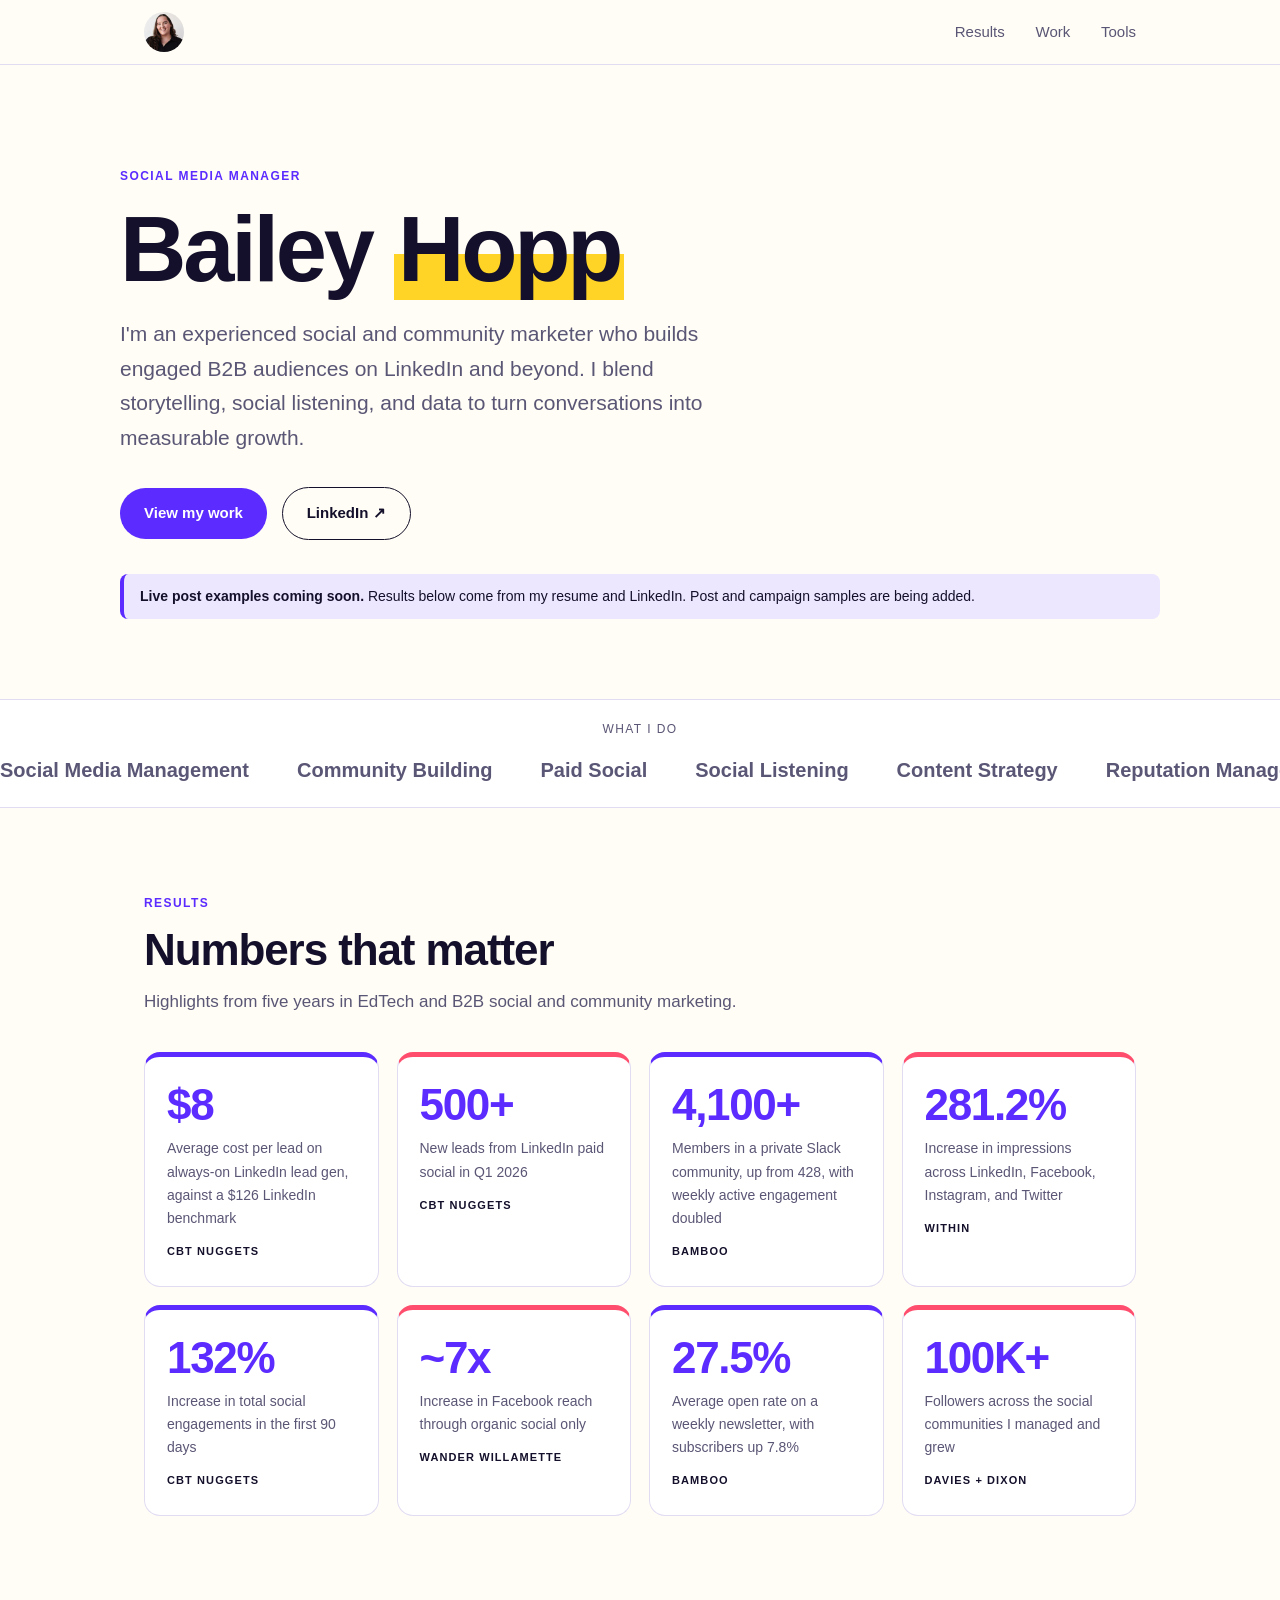
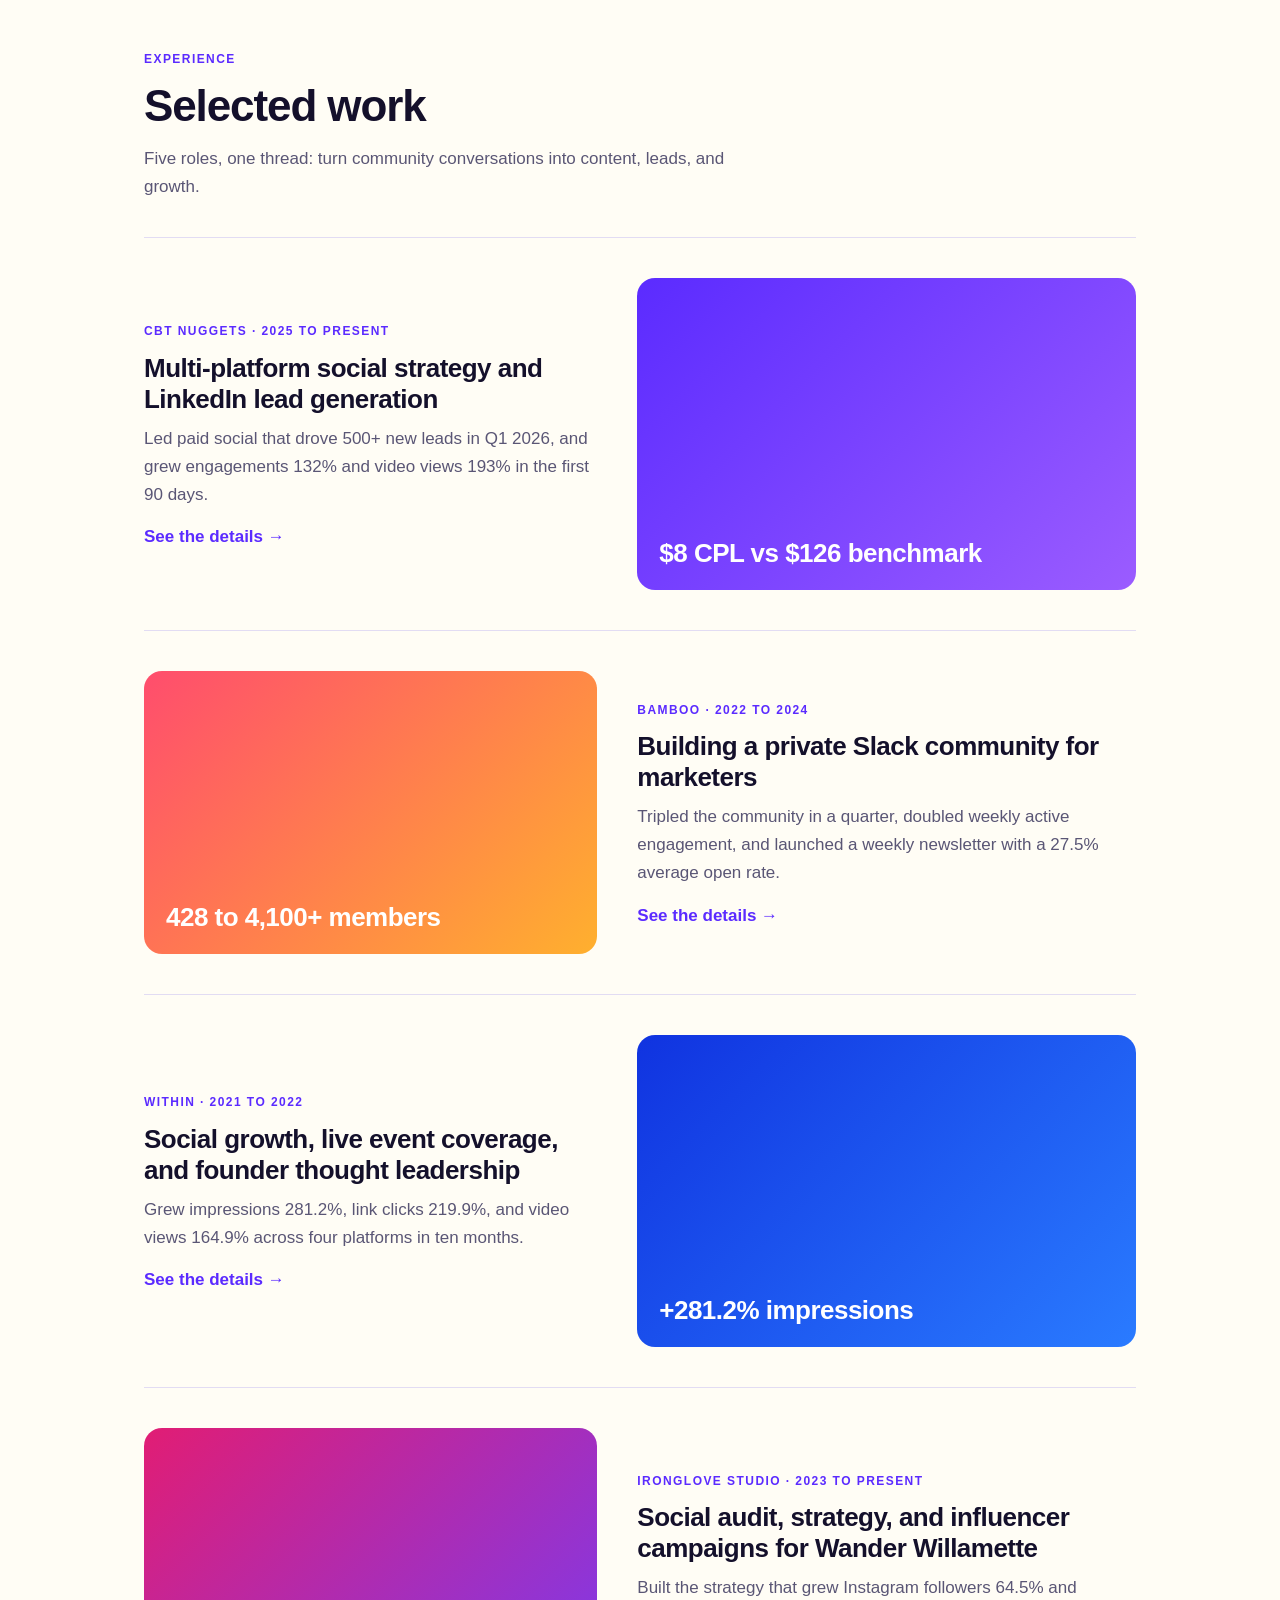
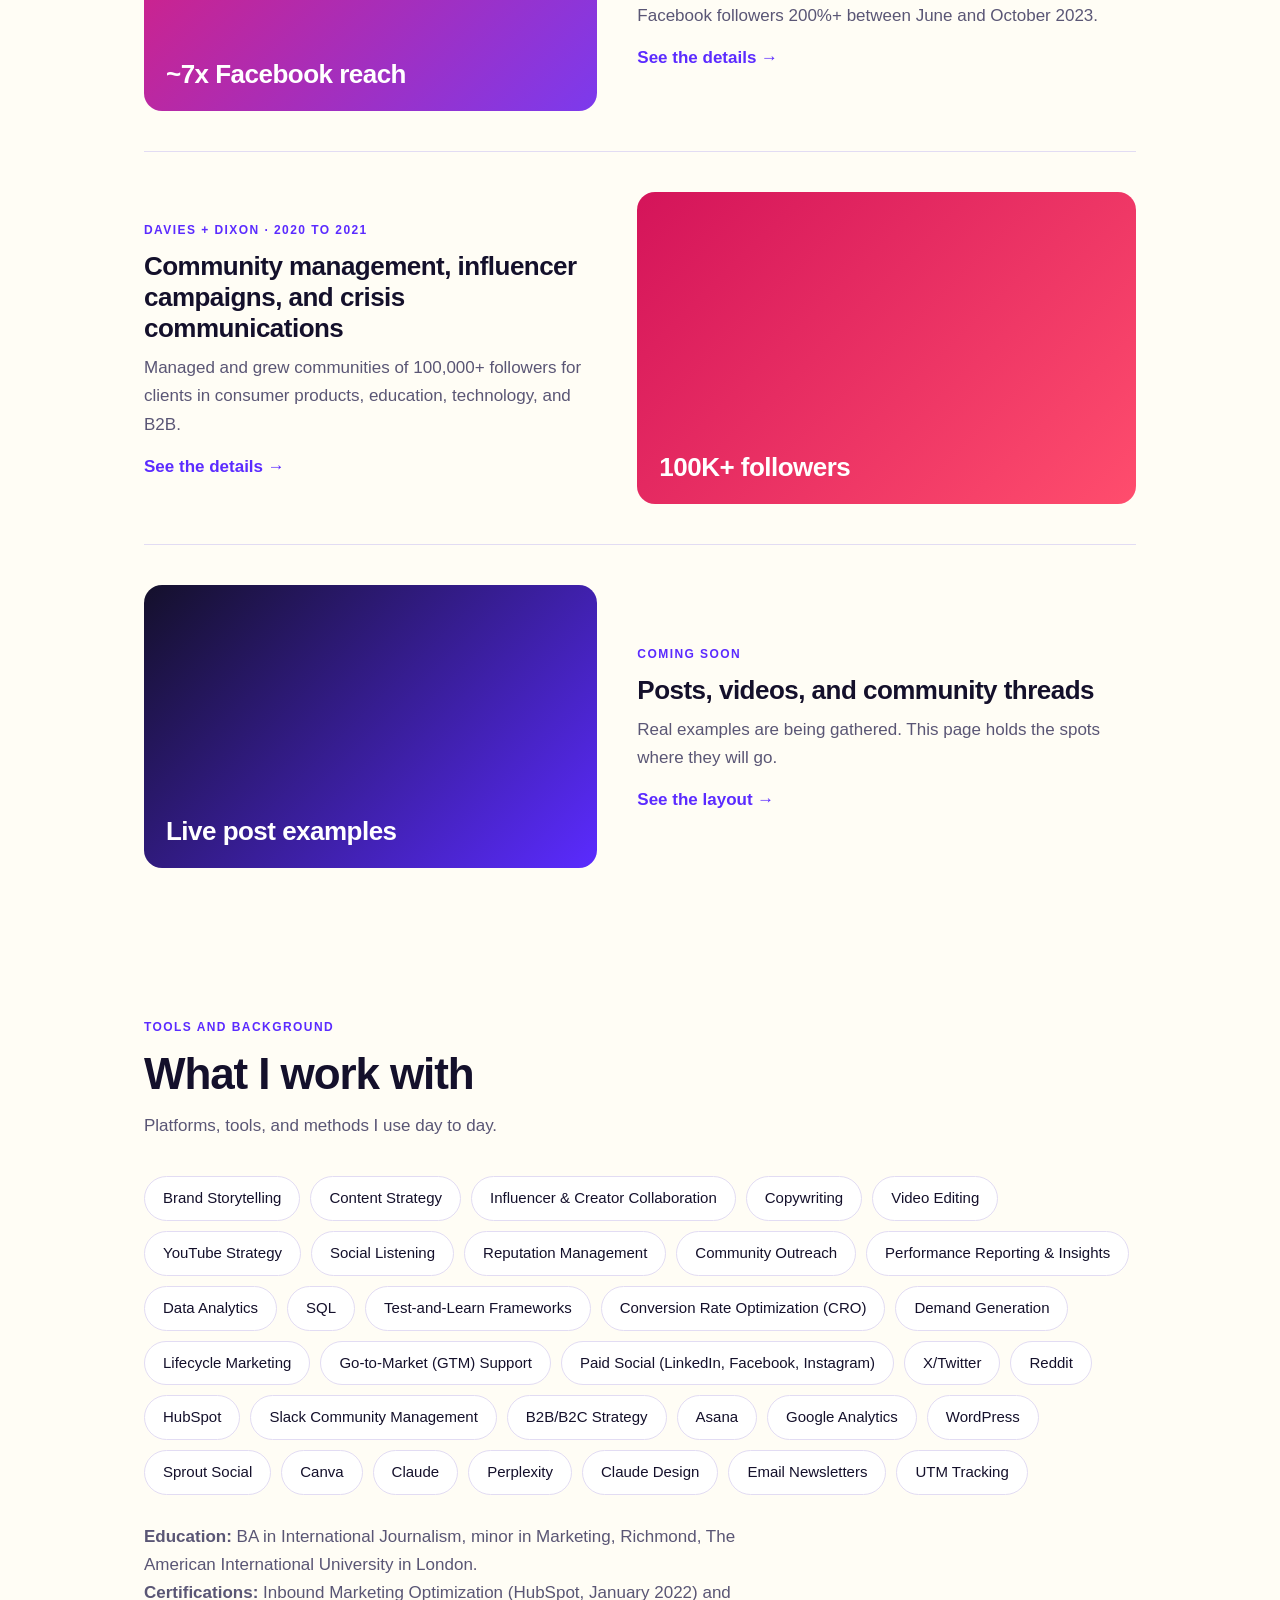
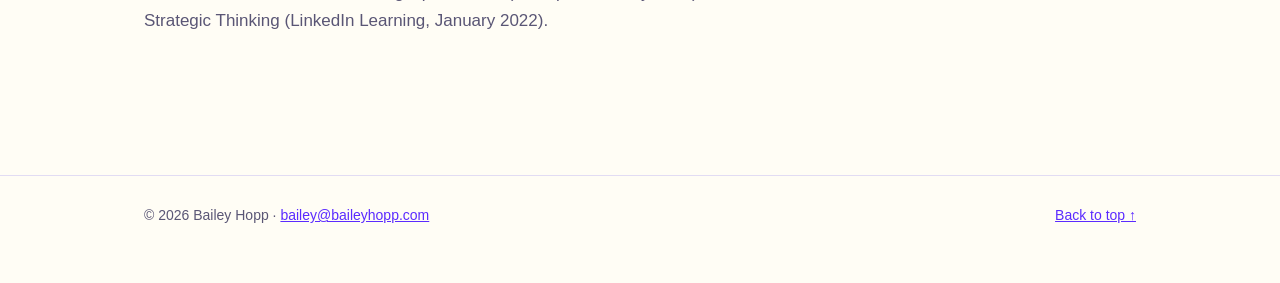
<file: index.html>
<!doctype html>
<html lang="en">
<head>
<meta charset="utf-8">
<meta name="viewport" content="width=device-width, initial-scale=1">
<title>Bailey Hopp | Social Media Manager</title>
<meta name="description" content="Bailey Hopp is a social and community marketer who builds engaged B2B audiences on LinkedIn and beyond.">
<link rel="stylesheet" href="assets/style.css">
</head>
<body id="top">
<header class="site">
  <div class="wrap">
    <a class="brand" href="#top" aria-label="Back to top">BH</a>
    <nav>
      <a href="#results">Results</a>
      <a href="#work">Work</a>
      <a href="#tools">Tools</a>
    </nav>
  </div>
</header>

<main>
  <div class="wrap hero">
    <span class="eyebrow">Social Media Manager</span>
    <h1>Bailey <mark>Hopp</mark></h1>
    <p class="lead">I'm an experienced social and community marketer who builds engaged B2B audiences on LinkedIn and beyond. I blend storytelling, social listening, and data to turn conversations into measurable growth.</p>
    <a class="btn" href="#work">View my work</a>
    <a class="btn ghost" href="https://www.linkedin.com/in/bailey-hopp/">LinkedIn &#8599;</a>
    <div class="notice"><strong>Live post examples coming soon.</strong> Results below come from my resume and LinkedIn. Post and campaign samples are being added.</div>
  </div>

  <div class="strip" aria-label="Areas of focus">
    <small>What I do</small>
    <div class="track">
      <span>Social Media Management</span><span>Community Building</span><span>Paid Social</span><span>Social Listening</span><span>Content Strategy</span><span>Reputation Management</span><span>Influencer Campaigns</span><span>Audience Engagement</span>
      <span>Social Media Management</span><span>Community Building</span><span>Paid Social</span><span>Social Listening</span><span>Content Strategy</span><span>Reputation Management</span><span>Influencer Campaigns</span><span>Audience Engagement</span>
    </div>
  </div>

  <div class="wrap">
    <section id="results">
      <span class="eyebrow">Results</span>
      <h2>Numbers that matter</h2>
      <p class="sub">Highlights from five years in EdTech and B2B social and community marketing.</p>
      <div class="metrics">
        <div class="metric"><b>$8</b><span>Average cost per lead on always-on LinkedIn lead gen, against a $126 LinkedIn benchmark</span><em>CBT Nuggets</em></div>
        <div class="metric"><b>500+</b><span>New leads from LinkedIn paid social in Q1 2026</span><em>CBT Nuggets</em></div>
        <div class="metric"><b>4,100+</b><span>Members in a private Slack community, up from 428, with weekly active engagement doubled</span><em>Bamboo</em></div>
        <div class="metric"><b>281.2%</b><span>Increase in impressions across LinkedIn, Facebook, Instagram, and Twitter</span><em>WITHIN</em></div>
        <div class="metric"><b>132%</b><span>Increase in total social engagements in the first 90 days</span><em>CBT Nuggets</em></div>
        <div class="metric"><b>~7x</b><span>Increase in Facebook reach through organic social only</span><em>Wander Willamette</em></div>
        <div class="metric"><b>27.5%</b><span>Average open rate on a weekly newsletter, with subscribers up 7.8%</span><em>Bamboo</em></div>
        <div class="metric"><b>100K+</b><span>Followers across the social communities I managed and grew</span><em>davies + dixon</em></div>
      </div>
    </section>

    <section id="work">
      <span class="eyebrow">Experience</span>
      <h2>Selected work</h2>
      <p class="sub">Five roles, one thread: turn community conversations into content, leads, and growth.</p>

      <a class="work-row" href="work/cbt-nuggets.html">
        <div class="thumb t1">$8 CPL vs $126 benchmark</div>
        <div>
          <span class="tag">CBT Nuggets &middot; 2025 to present</span>
          <h3>Multi-platform social strategy and LinkedIn lead generation</h3>
          <p>Led paid social that drove 500+ new leads in Q1 2026, and grew engagements 132% and video views 193% in the first 90 days.</p>
          <span class="more">See the details &rarr;</span>
        </div>
      </a>

      <a class="work-row" href="work/bamboo.html">
        <div class="thumb t2">428 to 4,100+ members</div>
        <div>
          <span class="tag">Bamboo &middot; 2022 to 2024</span>
          <h3>Building a private Slack community for marketers</h3>
          <p>Tripled the community in a quarter, doubled weekly active engagement, and launched a weekly newsletter with a 27.5% average open rate.</p>
          <span class="more">See the details &rarr;</span>
        </div>
      </a>

      <a class="work-row" href="work/within.html">
        <div class="thumb t3">+281.2% impressions</div>
        <div>
          <span class="tag">WITHIN &middot; 2021 to 2022</span>
          <h3>Social growth, live event coverage, and founder thought leadership</h3>
          <p>Grew impressions 281.2%, link clicks 219.9%, and video views 164.9% across four platforms in ten months.</p>
          <span class="more">See the details &rarr;</span>
        </div>
      </a>

      <a class="work-row" href="work/wander-willamette.html">
        <div class="thumb t6">~7x Facebook reach</div>
        <div>
          <span class="tag">IronGlove Studio &middot; 2023 to present</span>
          <h3>Social audit, strategy, and influencer campaigns for Wander Willamette</h3>
          <p>Built the strategy that grew Instagram followers 64.5% and Facebook followers 200%+ between June and October 2023.</p>
          <span class="more">See the details &rarr;</span>
        </div>
      </a>

      <a class="work-row" href="work/davies-dixon.html">
        <div class="thumb t4">100K+ followers</div>
        <div>
          <span class="tag">davies + dixon &middot; 2020 to 2021</span>
          <h3>Community management, influencer campaigns, and crisis communications</h3>
          <p>Managed and grew communities of 100,000+ followers for clients in consumer products, education, technology, and B2B.</p>
          <span class="more">See the details &rarr;</span>
        </div>
      </a>

      <a class="work-row" href="work/social-posts.html">
        <div class="thumb t5">Live post examples</div>
        <div>
          <span class="tag">Coming soon</span>
          <h3>Posts, videos, and community threads</h3>
          <p>Real examples are being gathered. This page holds the spots where they will go.</p>
          <span class="more">See the layout &rarr;</span>
        </div>
      </a>
    </section>

    <section id="tools">
      <span class="eyebrow">Tools and background</span>
      <h2>What I work with</h2>
      <p class="sub">Platforms, tools, and methods I use day to day.</p>
      <ul class="tools">
        <li>Brand Storytelling</li><li>Content Strategy</li><li>Influencer &amp; Creator Collaboration</li><li>Copywriting</li><li>Video Editing</li><li>YouTube Strategy</li><li>Social Listening</li><li>Reputation Management</li><li>Community Outreach</li><li>Performance Reporting &amp; Insights</li><li>Data Analytics</li><li>SQL</li><li>Test-and-Learn Frameworks</li><li>Conversion Rate Optimization (CRO)</li><li>Demand Generation</li><li>Lifecycle Marketing</li><li>Go-to-Market (GTM) Support</li><li>Paid Social (LinkedIn, Facebook, Instagram)</li><li>X/Twitter</li><li>Reddit</li><li>HubSpot</li><li>Slack Community Management</li><li>B2B/B2C Strategy</li><li>Asana</li><li>Google Analytics</li><li>WordPress</li><li>Sprout Social</li><li>Canva</li><li>Claude</li><li>Perplexity</li><li>Claude Design</li><li>Email Newsletters</li><li>UTM Tracking</li>
      </ul>
      <p class="sub" style="margin-top:28px">
        <strong>Education:</strong> BA in International Journalism, minor in Marketing, Richmond, The American International University in London.<br>
        <strong>Certifications:</strong> Inbound Marketing Optimization (HubSpot, January 2022) and Strategic Thinking (LinkedIn Learning, January 2022).
      </p>
    </section>
  </div>
</main>

<footer>
  <div class="wrap">
    <span>&copy; 2026 Bailey Hopp &middot; <a href="mailto:bailey@baileyhopp.com">bailey@baileyhopp.com</a></span>
    <a href="#top">Back to top &uarr;</a>
  </div>
</footer>
</body>
</html>
</file>
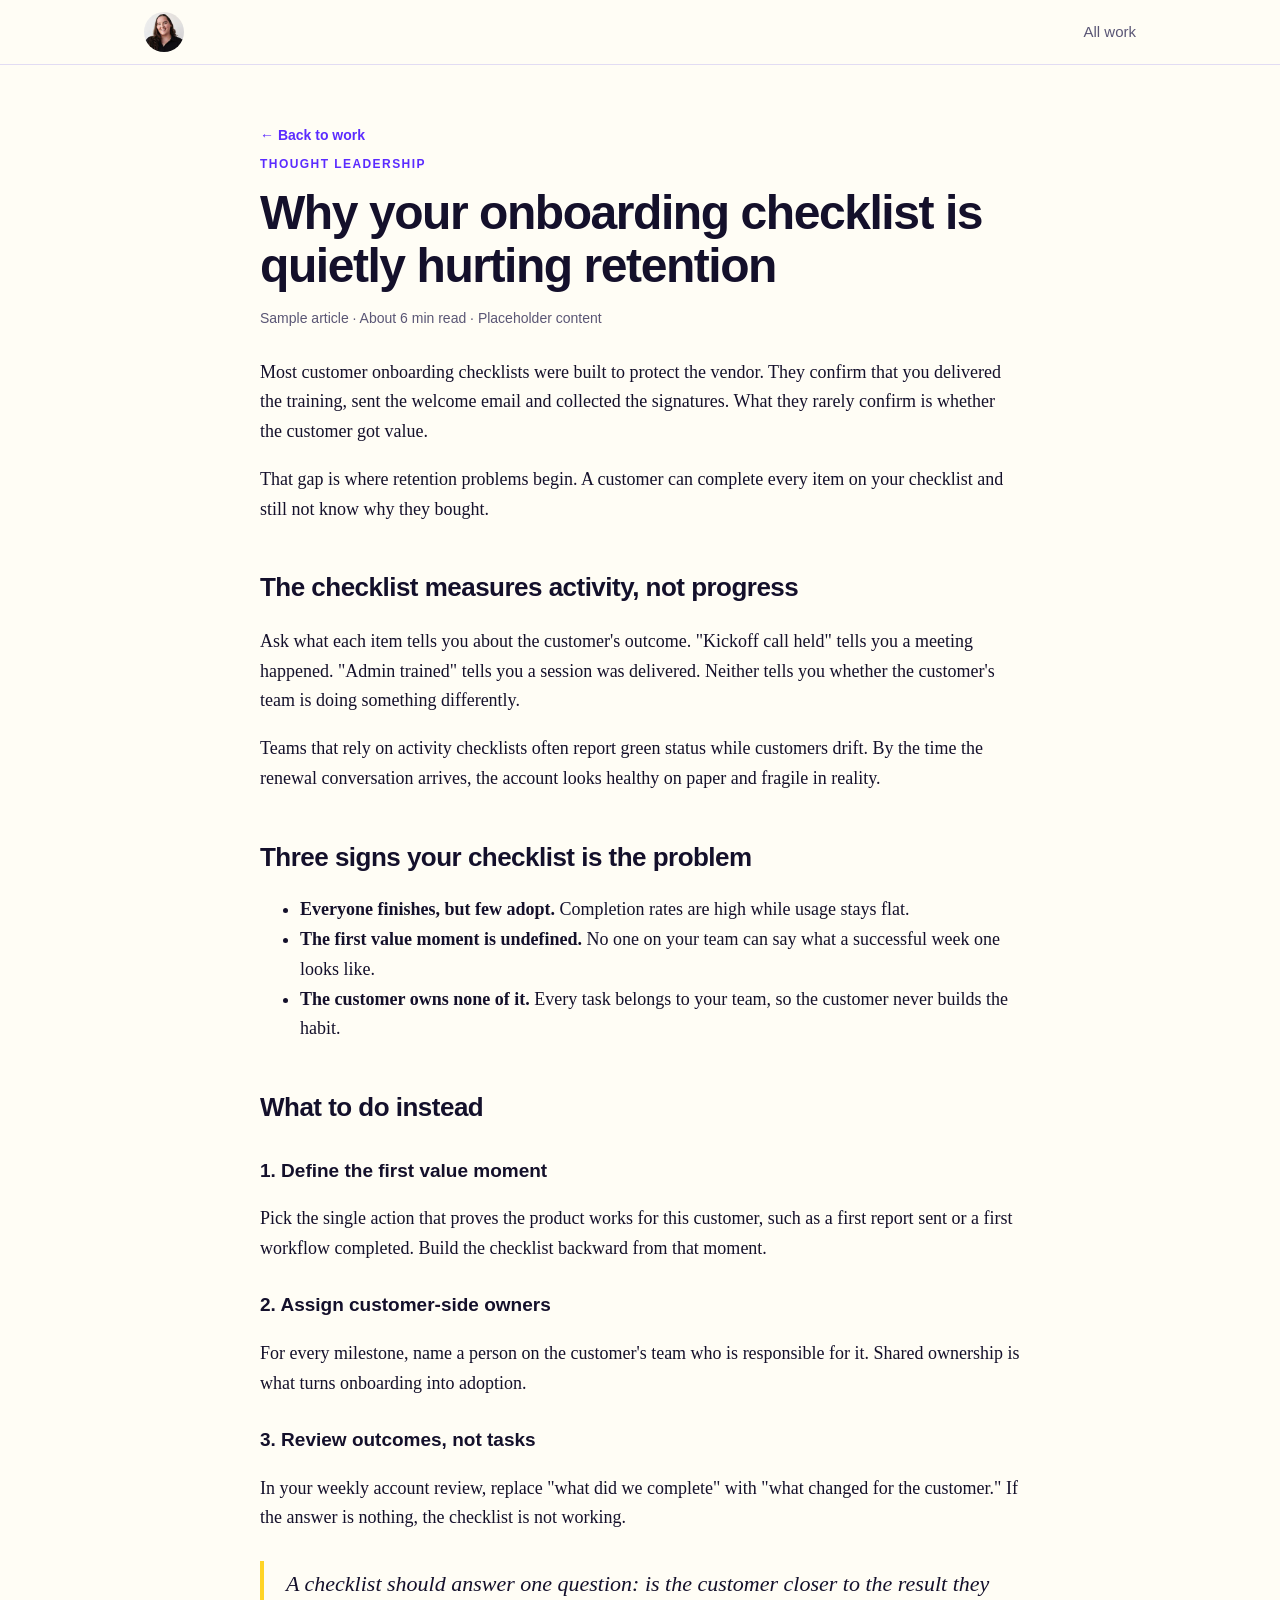
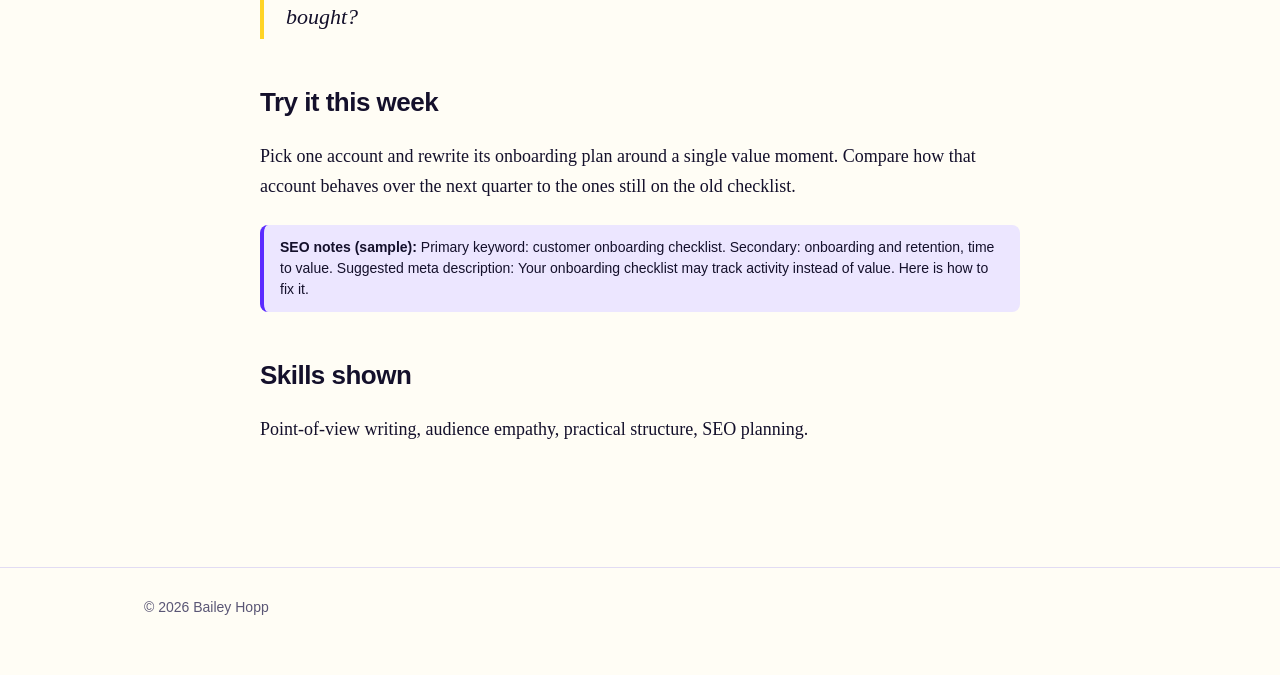
<file: blog-post.html>
<!doctype html>
<html lang="en">
<head>
<meta charset="utf-8">
<meta name="viewport" content="width=device-width, initial-scale=1">
<title>Blog Post | Bailey Hopp</title>
<link rel="stylesheet" href="../assets/style.css">
</head>
<body>
<header class="site"><div class="wrap"><a class="brand" href="../index.html#top" aria-label="Home">BH</a><nav><a href="../index.html#work">All work</a></nav></div></header>
<main class="wrap">
<article>
  <a class="back" href="../index.html#work">&larr; Back to work</a>
  <div><span class="tag">Thought leadership</span></div>
  <h1>Why your onboarding checklist is quietly hurting retention</h1>
  <div class="meta">Sample article &middot; About 6 min read &middot; Placeholder content</div>

  <p>Most customer onboarding checklists were built to protect the vendor. They confirm that you delivered the training, sent the welcome email and collected the signatures. What they rarely confirm is whether the customer got value.</p>

  <p>That gap is where retention problems begin. A customer can complete every item on your checklist and still not know why they bought.</p>

  <h2>The checklist measures activity, not progress</h2>
  <p>Ask what each item tells you about the customer's outcome. "Kickoff call held" tells you a meeting happened. "Admin trained" tells you a session was delivered. Neither tells you whether the customer's team is doing something differently.</p>
  <p>Teams that rely on activity checklists often report green status while customers drift. By the time the renewal conversation arrives, the account looks healthy on paper and fragile in reality.</p>

  <h2>Three signs your checklist is the problem</h2>
  <ul>
    <li><strong>Everyone finishes, but few adopt.</strong> Completion rates are high while usage stays flat.</li>
    <li><strong>The first value moment is undefined.</strong> No one on your team can say what a successful week one looks like.</li>
    <li><strong>The customer owns none of it.</strong> Every task belongs to your team, so the customer never builds the habit.</li>
  </ul>

  <h2>What to do instead</h2>
  <h3>1. Define the first value moment</h3>
  <p>Pick the single action that proves the product works for this customer, such as a first report sent or a first workflow completed. Build the checklist backward from that moment.</p>
  <h3>2. Assign customer-side owners</h3>
  <p>For every milestone, name a person on the customer's team who is responsible for it. Shared ownership is what turns onboarding into adoption.</p>
  <h3>3. Review outcomes, not tasks</h3>
  <p>In your weekly account review, replace "what did we complete" with "what changed for the customer." If the answer is nothing, the checklist is not working.</p>

  <blockquote>A checklist should answer one question: is the customer closer to the result they bought?</blockquote>

  <h2>Try it this week</h2>
  <p>Pick one account and rewrite its onboarding plan around a single value moment. Compare how that account behaves over the next quarter to the ones still on the old checklist.</p>

  <div class="notice"><strong>SEO notes (sample):</strong> Primary keyword: customer onboarding checklist. Secondary: onboarding and retention, time to value. Suggested meta description: Your onboarding checklist may track activity instead of value. Here is how to fix it.</div>

  <h2>Skills shown</h2>
  <p>Point-of-view writing, audience empathy, practical structure, SEO planning.</p>
</article>
</main>
<footer><div class="wrap">&copy; 2026 Bailey Hopp</div></footer>
</body>
</html>
</file>
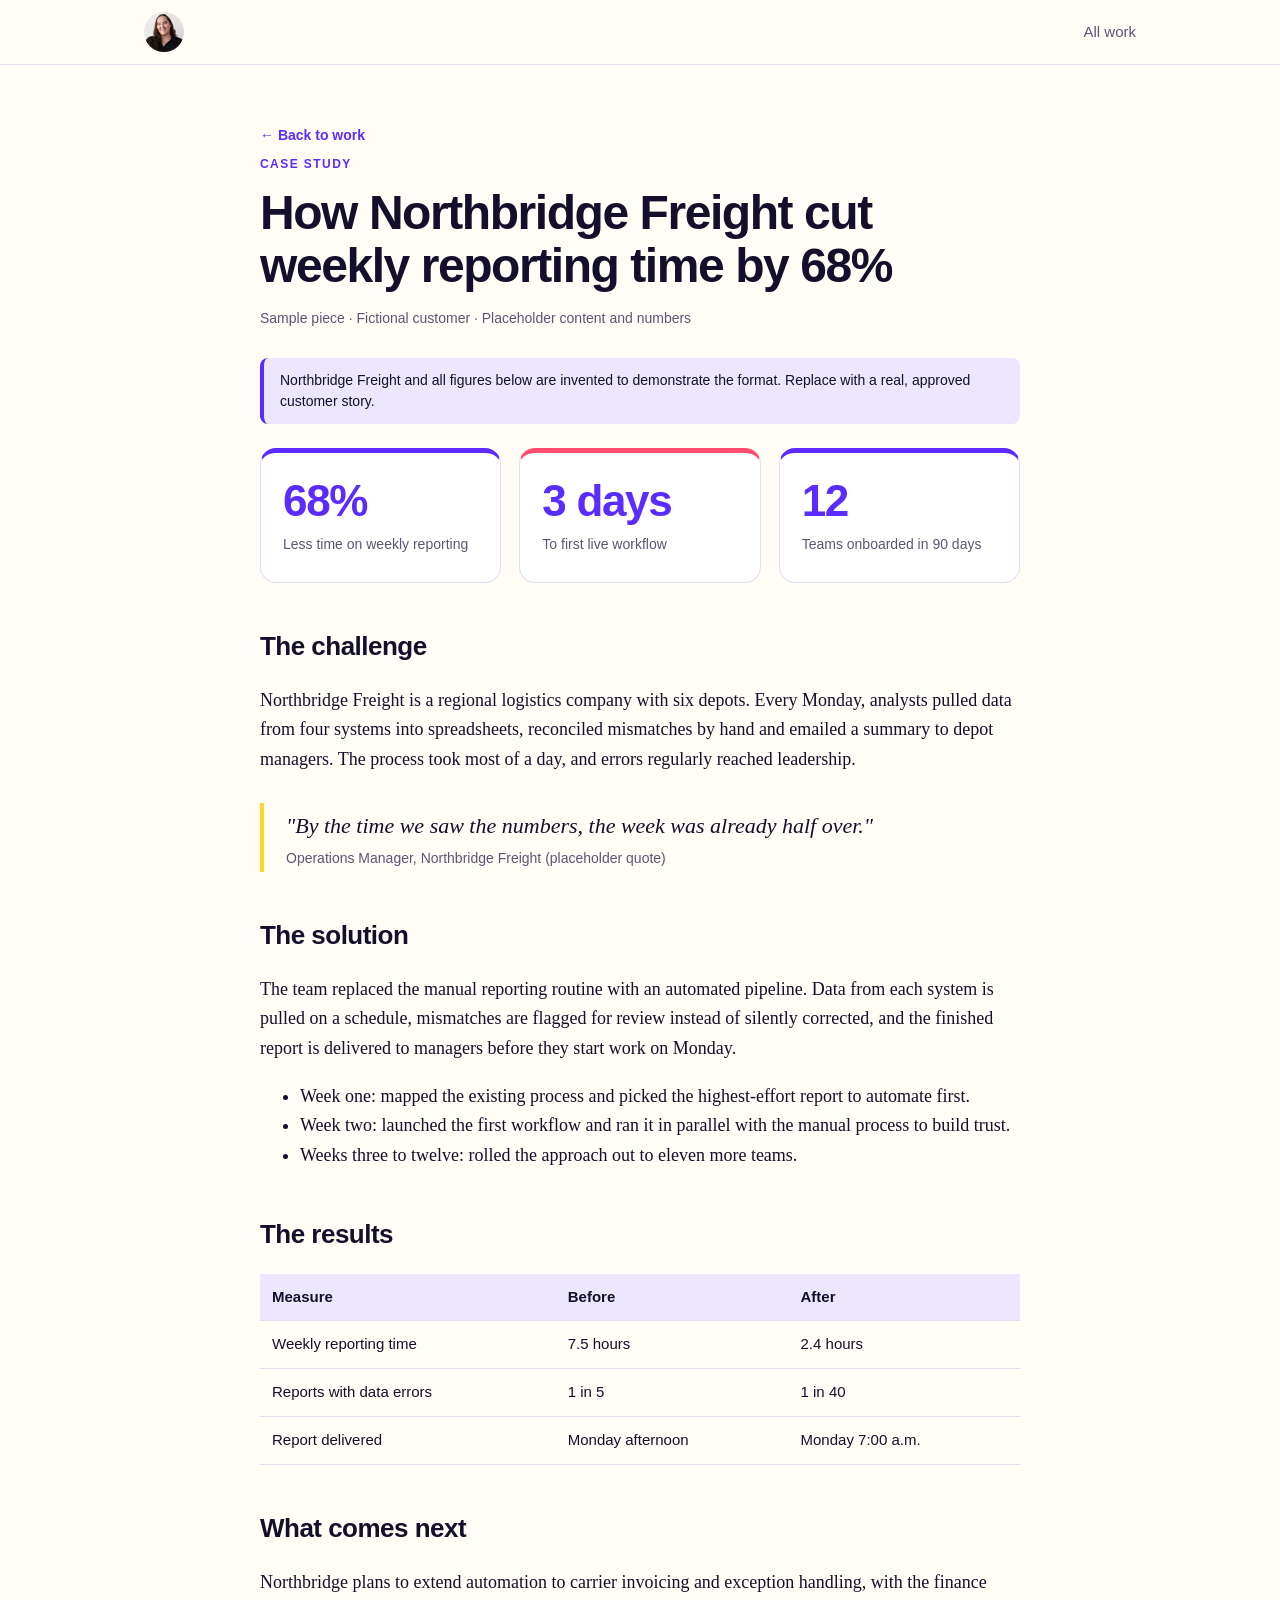
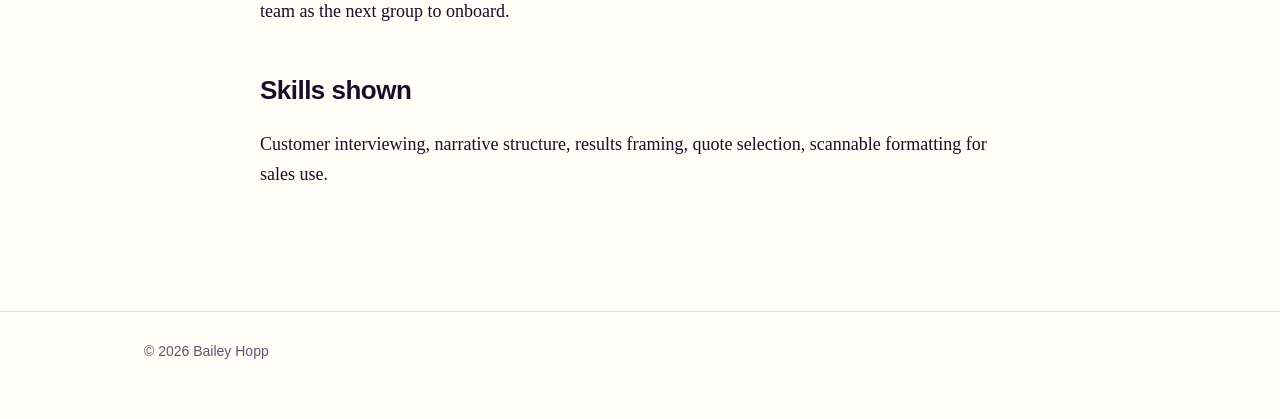
<file: case-study.html>
<!doctype html>
<html lang="en">
<head>
<meta charset="utf-8">
<meta name="viewport" content="width=device-width, initial-scale=1">
<title>Case Study | Bailey Hopp</title>
<link rel="stylesheet" href="../assets/style.css">
</head>
<body>
<header class="site"><div class="wrap"><a class="brand" href="../index.html#top" aria-label="Home">BH</a><nav><a href="../index.html#work">All work</a></nav></div></header>
<main class="wrap">
<article>
  <a class="back" href="../index.html#work">&larr; Back to work</a>
  <div><span class="tag">Case study</span></div>
  <h1>How Northbridge Freight cut weekly reporting time by 68%</h1>
  <div class="meta">Sample piece &middot; Fictional customer &middot; Placeholder content and numbers</div>

  <div class="notice">Northbridge Freight and all figures below are invented to demonstrate the format. Replace with a real, approved customer story.</div>

  <div class="metrics">
    <div class="metric"><b>68%</b><span>Less time on weekly reporting</span></div>
    <div class="metric"><b>3 days</b><span>To first live workflow</span></div>
    <div class="metric"><b>12</b><span>Teams onboarded in 90 days</span></div>
  </div>

  <h2>The challenge</h2>
  <p>Northbridge Freight is a regional logistics company with six depots. Every Monday, analysts pulled data from four systems into spreadsheets, reconciled mismatches by hand and emailed a summary to depot managers. The process took most of a day, and errors regularly reached leadership.</p>
  <blockquote>"By the time we saw the numbers, the week was already half over."<cite>Operations Manager, Northbridge Freight (placeholder quote)</cite></blockquote>

  <h2>The solution</h2>
  <p>The team replaced the manual reporting routine with an automated pipeline. Data from each system is pulled on a schedule, mismatches are flagged for review instead of silently corrected, and the finished report is delivered to managers before they start work on Monday.</p>
  <ul>
    <li>Week one: mapped the existing process and picked the highest-effort report to automate first.</li>
    <li>Week two: launched the first workflow and ran it in parallel with the manual process to build trust.</li>
    <li>Weeks three to twelve: rolled the approach out to eleven more teams.</li>
  </ul>

  <h2>The results</h2>
  <table>
    <tr><th>Measure</th><th>Before</th><th>After</th></tr>
    <tr><td>Weekly reporting time</td><td>7.5 hours</td><td>2.4 hours</td></tr>
    <tr><td>Reports with data errors</td><td>1 in 5</td><td>1 in 40</td></tr>
    <tr><td>Report delivered</td><td>Monday afternoon</td><td>Monday 7:00 a.m.</td></tr>
  </table>

  <h2>What comes next</h2>
  <p>Northbridge plans to extend automation to carrier invoicing and exception handling, with the finance team as the next group to onboard.</p>

  <h2>Skills shown</h2>
  <p>Customer interviewing, narrative structure, results framing, quote selection, scannable formatting for sales use.</p>
</article>
</main>
<footer><div class="wrap">&copy; 2026 Bailey Hopp</div></footer>
</body>
</html>
</file>
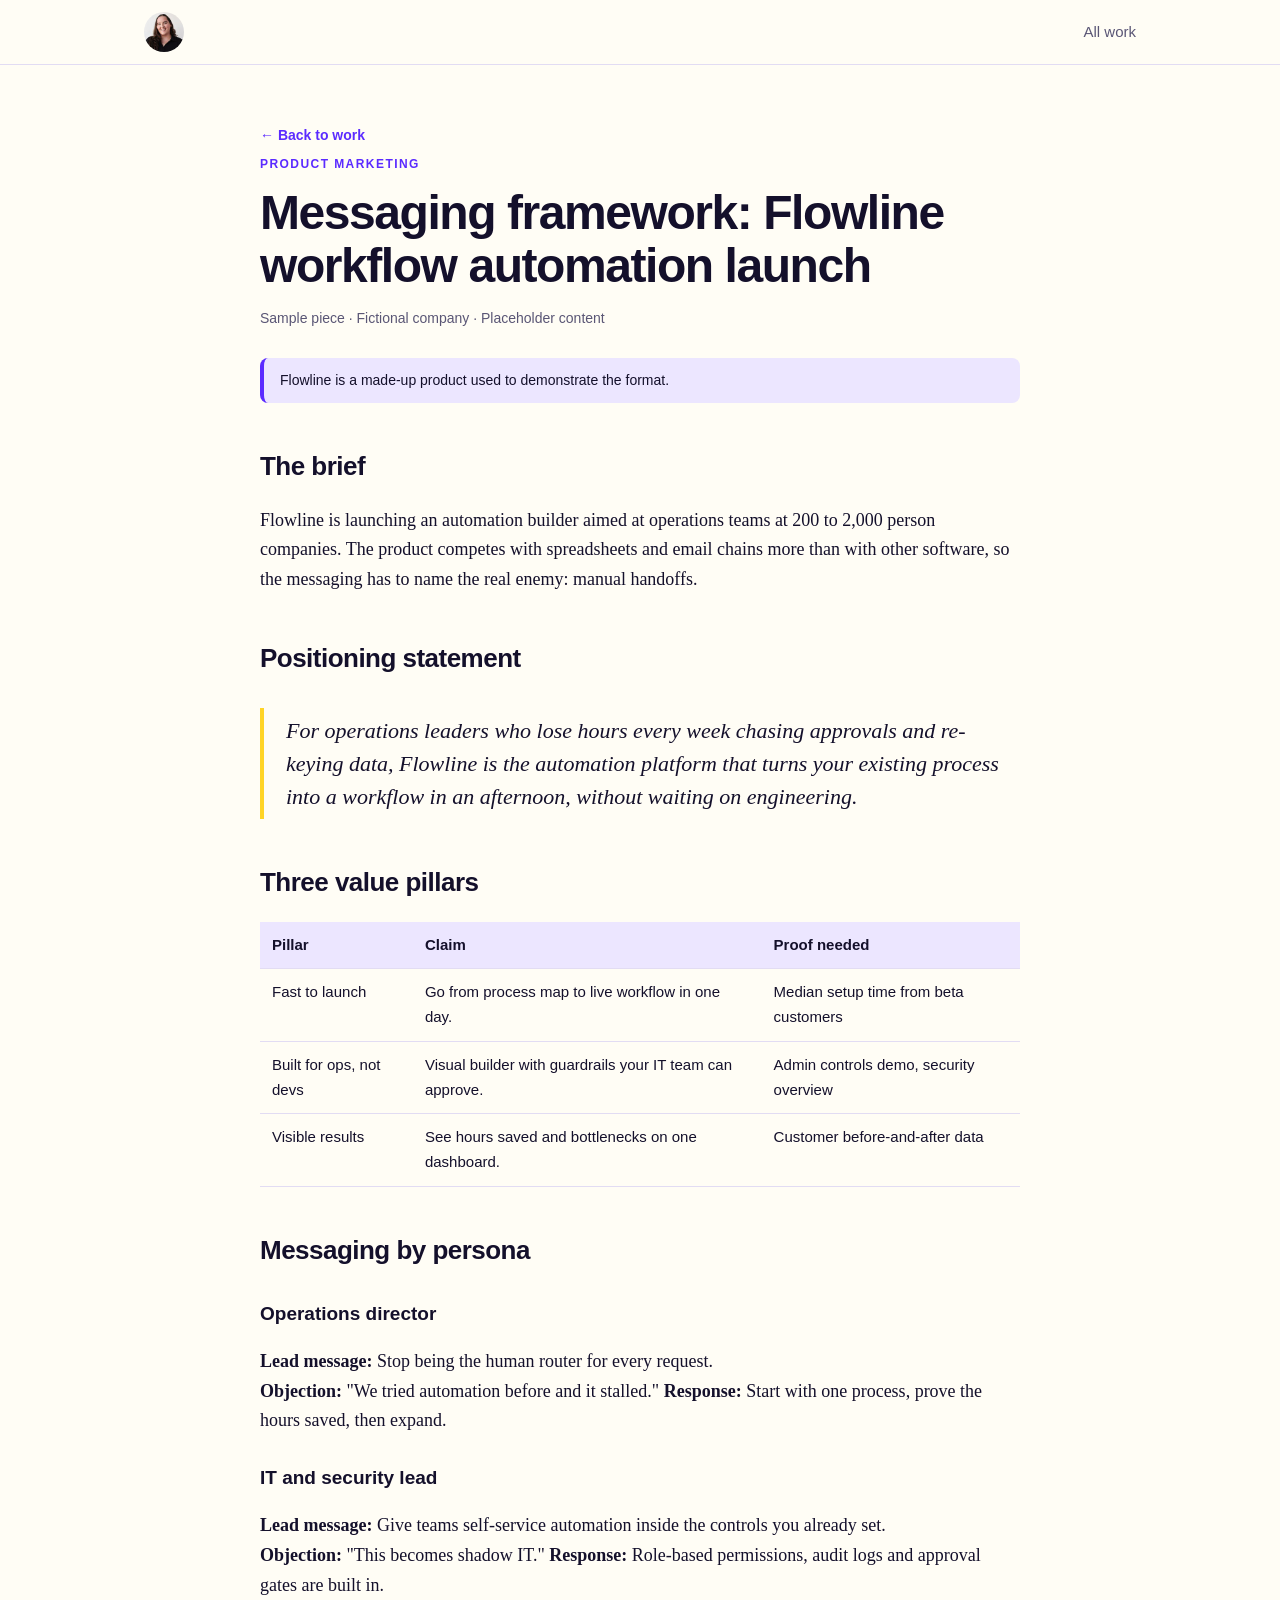
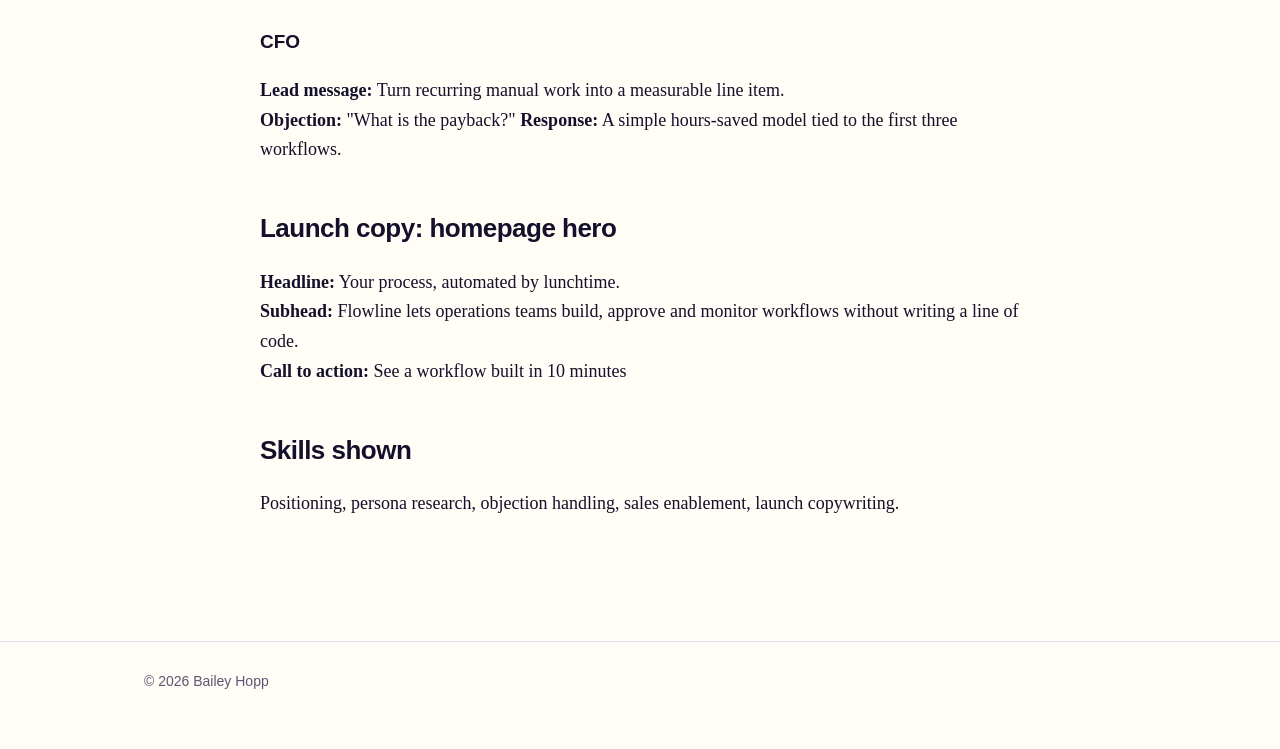
<file: product-messaging.html>
<!doctype html>
<html lang="en">
<head>
<meta charset="utf-8">
<meta name="viewport" content="width=device-width, initial-scale=1">
<title>Messaging Framework | Bailey Hopp</title>
<link rel="stylesheet" href="../assets/style.css">
</head>
<body>
<header class="site"><div class="wrap"><a class="brand" href="../index.html#top" aria-label="Home">BH</a><nav><a href="../index.html#work">All work</a></nav></div></header>
<main class="wrap">
<article>
  <a class="back" href="../index.html#work">&larr; Back to work</a>
  <div><span class="tag">Product marketing</span></div>
  <h1>Messaging framework: Flowline workflow automation launch</h1>
  <div class="meta">Sample piece &middot; Fictional company &middot; Placeholder content</div>

  <div class="notice">Flowline is a made-up product used to demonstrate the format.</div>

  <h2>The brief</h2>
  <p>Flowline is launching an automation builder aimed at operations teams at 200 to 2,000 person companies. The product competes with spreadsheets and email chains more than with other software, so the messaging has to name the real enemy: manual handoffs.</p>

  <h2>Positioning statement</h2>
  <blockquote>For operations leaders who lose hours every week chasing approvals and re-keying data, Flowline is the automation platform that turns your existing process into a workflow in an afternoon, without waiting on engineering.</blockquote>

  <h2>Three value pillars</h2>
  <table>
    <tr><th>Pillar</th><th>Claim</th><th>Proof needed</th></tr>
    <tr><td>Fast to launch</td><td>Go from process map to live workflow in one day.</td><td>Median setup time from beta customers</td></tr>
    <tr><td>Built for ops, not devs</td><td>Visual builder with guardrails your IT team can approve.</td><td>Admin controls demo, security overview</td></tr>
    <tr><td>Visible results</td><td>See hours saved and bottlenecks on one dashboard.</td><td>Customer before-and-after data</td></tr>
  </table>

  <h2>Messaging by persona</h2>
  <h3>Operations director</h3>
  <p><strong>Lead message:</strong> Stop being the human router for every request.<br>
  <strong>Objection:</strong> "We tried automation before and it stalled." <strong>Response:</strong> Start with one process, prove the hours saved, then expand.</p>
  <h3>IT and security lead</h3>
  <p><strong>Lead message:</strong> Give teams self-service automation inside the controls you already set.<br>
  <strong>Objection:</strong> "This becomes shadow IT." <strong>Response:</strong> Role-based permissions, audit logs and approval gates are built in.</p>
  <h3>CFO</h3>
  <p><strong>Lead message:</strong> Turn recurring manual work into a measurable line item.<br>
  <strong>Objection:</strong> "What is the payback?" <strong>Response:</strong> A simple hours-saved model tied to the first three workflows.</p>

  <h2>Launch copy: homepage hero</h2>
  <p><strong>Headline:</strong> Your process, automated by lunchtime.<br>
  <strong>Subhead:</strong> Flowline lets operations teams build, approve and monitor workflows without writing a line of code.<br>
  <strong>Call to action:</strong> See a workflow built in 10 minutes</p>

  <h2>Skills shown</h2>
  <p>Positioning, persona research, objection handling, sales enablement, launch copywriting.</p>
</article>
</main>
<footer><div class="wrap">&copy; 2026 Bailey Hopp</div></footer>
</body>
</html>
</file>
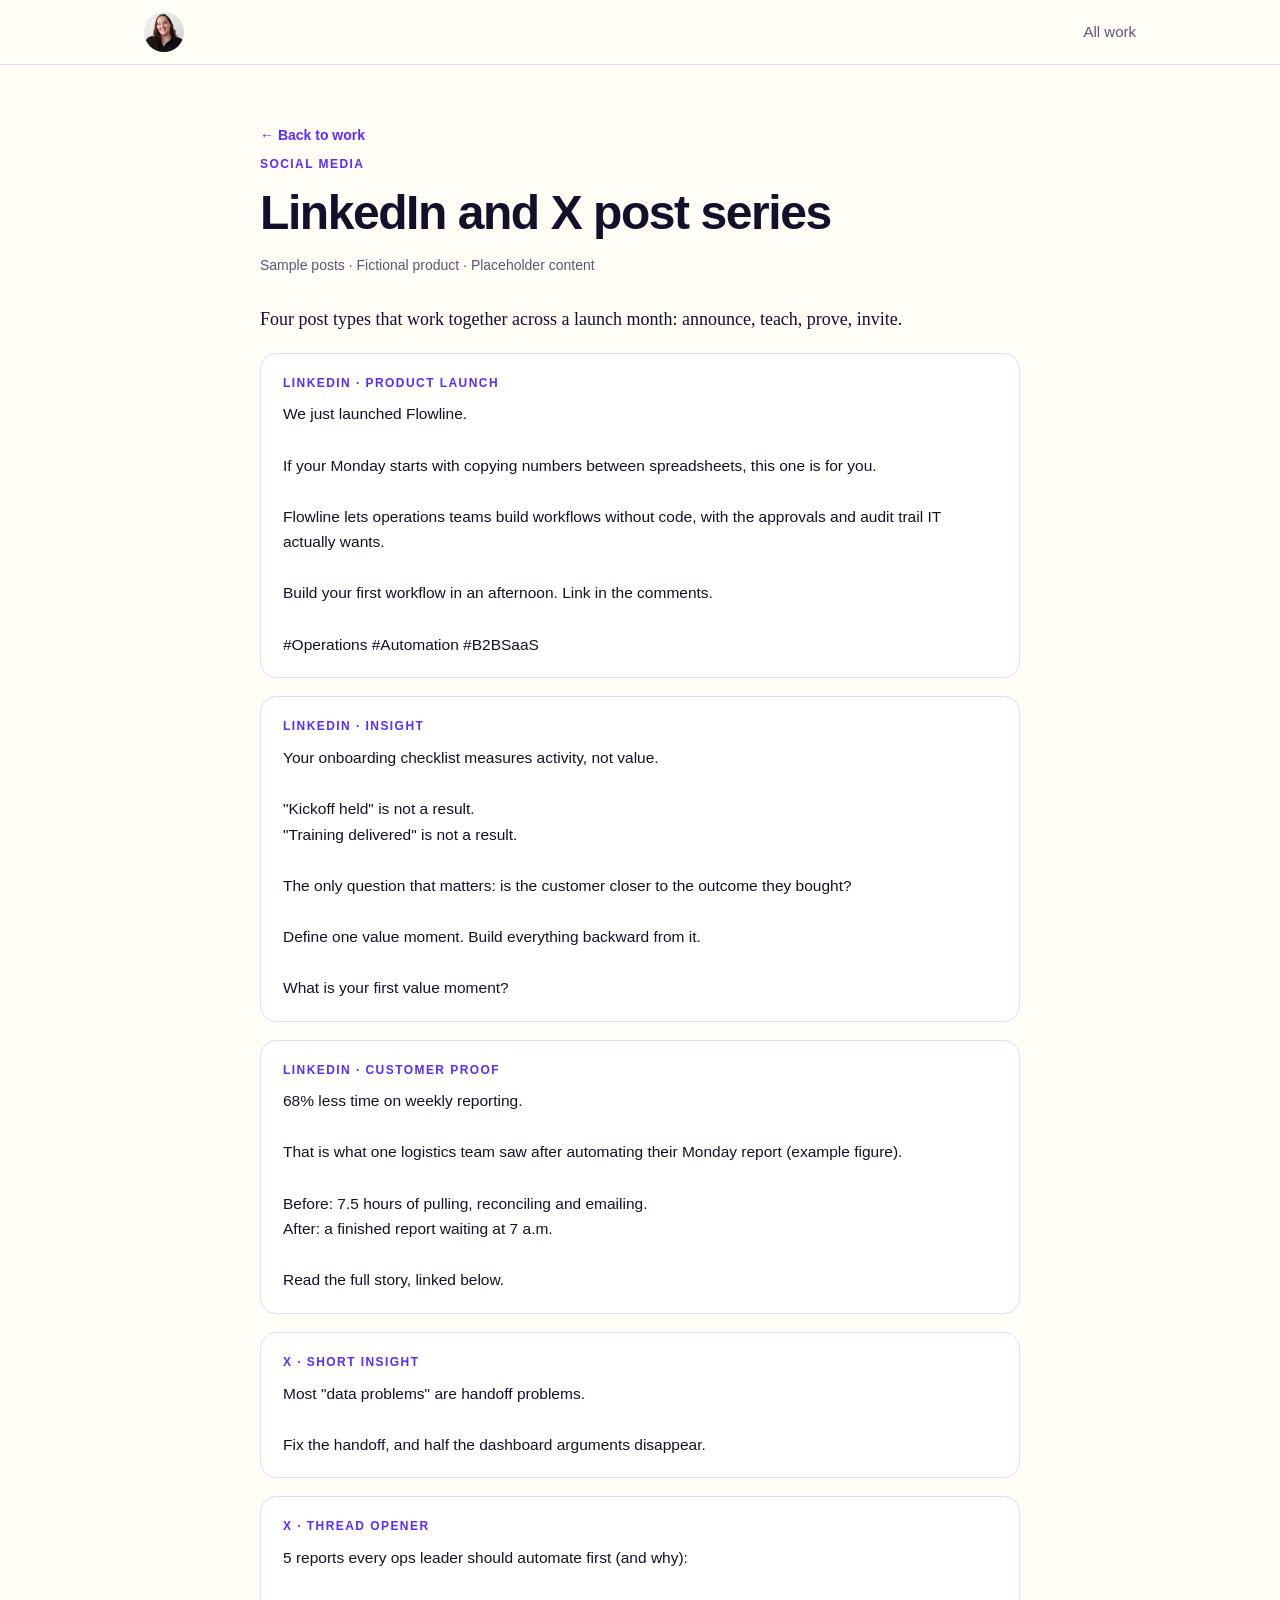
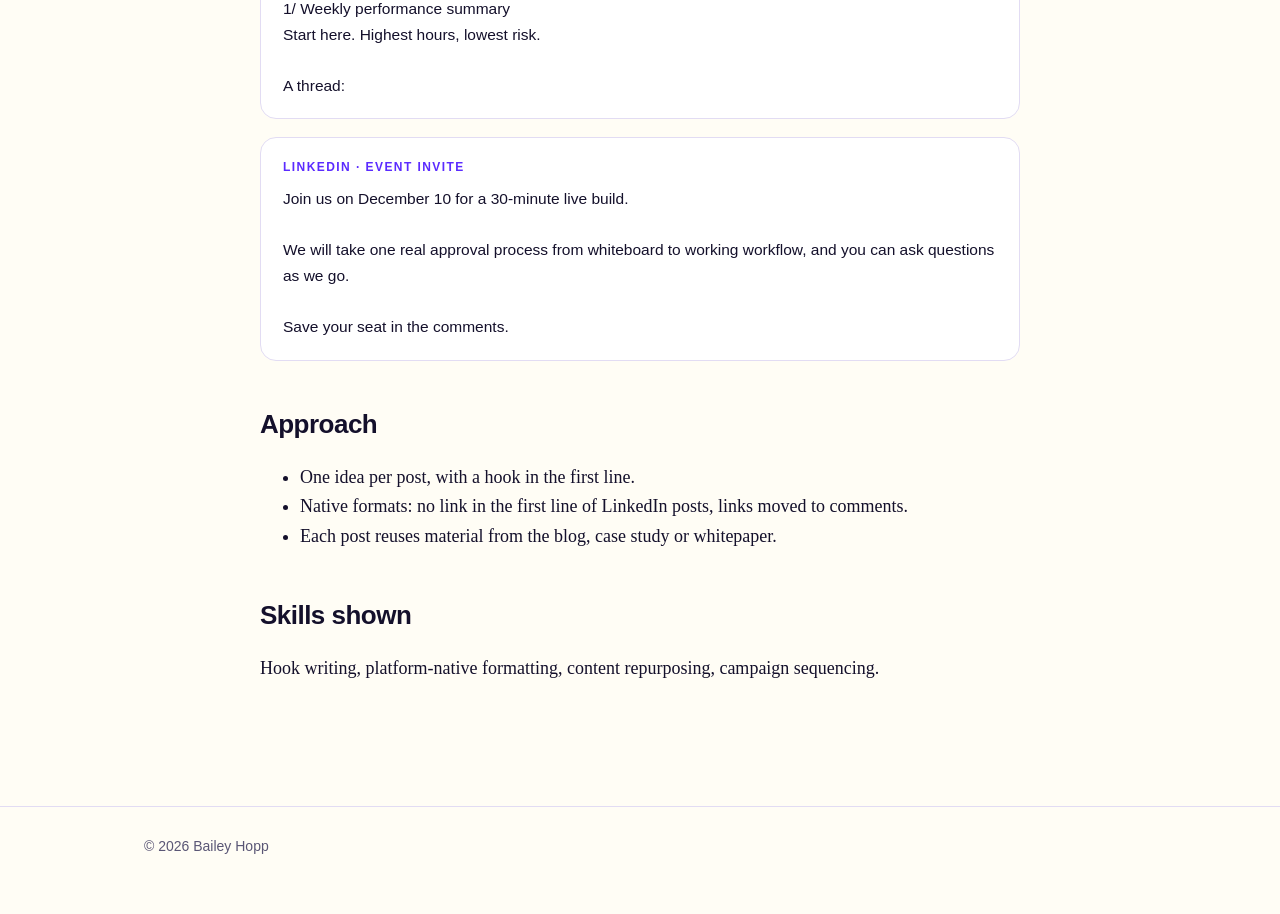
<file: social-posts.html>
<!doctype html>
<html lang="en">
<head>
<meta charset="utf-8">
<meta name="viewport" content="width=device-width, initial-scale=1">
<title>Social Posts | Bailey Hopp</title>
<link rel="stylesheet" href="../assets/style.css">
</head>
<body>
<header class="site"><div class="wrap"><a class="brand" href="../index.html#top" aria-label="Home">BH</a><nav><a href="../index.html#work">All work</a></nav></div></header>
<main class="wrap">
<article>
  <a class="back" href="../index.html#work">&larr; Back to work</a>
  <div><span class="tag">Social media</span></div>
  <h1>LinkedIn and X post series</h1>
  <div class="meta">Sample posts &middot; Fictional product &middot; Placeholder content</div>

  <p>Four post types that work together across a launch month: announce, teach, prove, invite.</p>

  <div class="social"><span class="tag">LinkedIn &middot; Product launch</span>We just launched Flowline.

If your Monday starts with copying numbers between spreadsheets, this one is for you.

Flowline lets operations teams build workflows without code, with the approvals and audit trail IT actually wants.

Build your first workflow in an afternoon. Link in the comments.

#Operations #Automation #B2BSaaS</div>

  <div class="social"><span class="tag">LinkedIn &middot; Insight</span>Your onboarding checklist measures activity, not value.

"Kickoff held" is not a result.
"Training delivered" is not a result.

The only question that matters: is the customer closer to the outcome they bought?

Define one value moment. Build everything backward from it.

What is your first value moment?</div>

  <div class="social"><span class="tag">LinkedIn &middot; Customer proof</span>68% less time on weekly reporting.

That is what one logistics team saw after automating their Monday report (example figure).

Before: 7.5 hours of pulling, reconciling and emailing.
After: a finished report waiting at 7 a.m.

Read the full story, linked below.</div>

  <div class="social"><span class="tag">X &middot; Short insight</span>Most "data problems" are handoff problems.

Fix the handoff, and half the dashboard arguments disappear.</div>

  <div class="social"><span class="tag">X &middot; Thread opener</span>5 reports every ops leader should automate first (and why):

1/ Weekly performance summary
Start here. Highest hours, lowest risk.

A thread:</div>

  <div class="social"><span class="tag">LinkedIn &middot; Event invite</span>Join us on December 10 for a 30-minute live build.

We will take one real approval process from whiteboard to working workflow, and you can ask questions as we go.

Save your seat in the comments.</div>

  <h2>Approach</h2>
  <ul>
    <li>One idea per post, with a hook in the first line.</li>
    <li>Native formats: no link in the first line of LinkedIn posts, links moved to comments.</li>
    <li>Each post reuses material from the blog, case study or whitepaper.</li>
  </ul>

  <h2>Skills shown</h2>
  <p>Hook writing, platform-native formatting, content repurposing, campaign sequencing.</p>
</article>
</main>
<footer><div class="wrap">&copy; 2026 Bailey Hopp</div></footer>
</body>
</html>
</file>
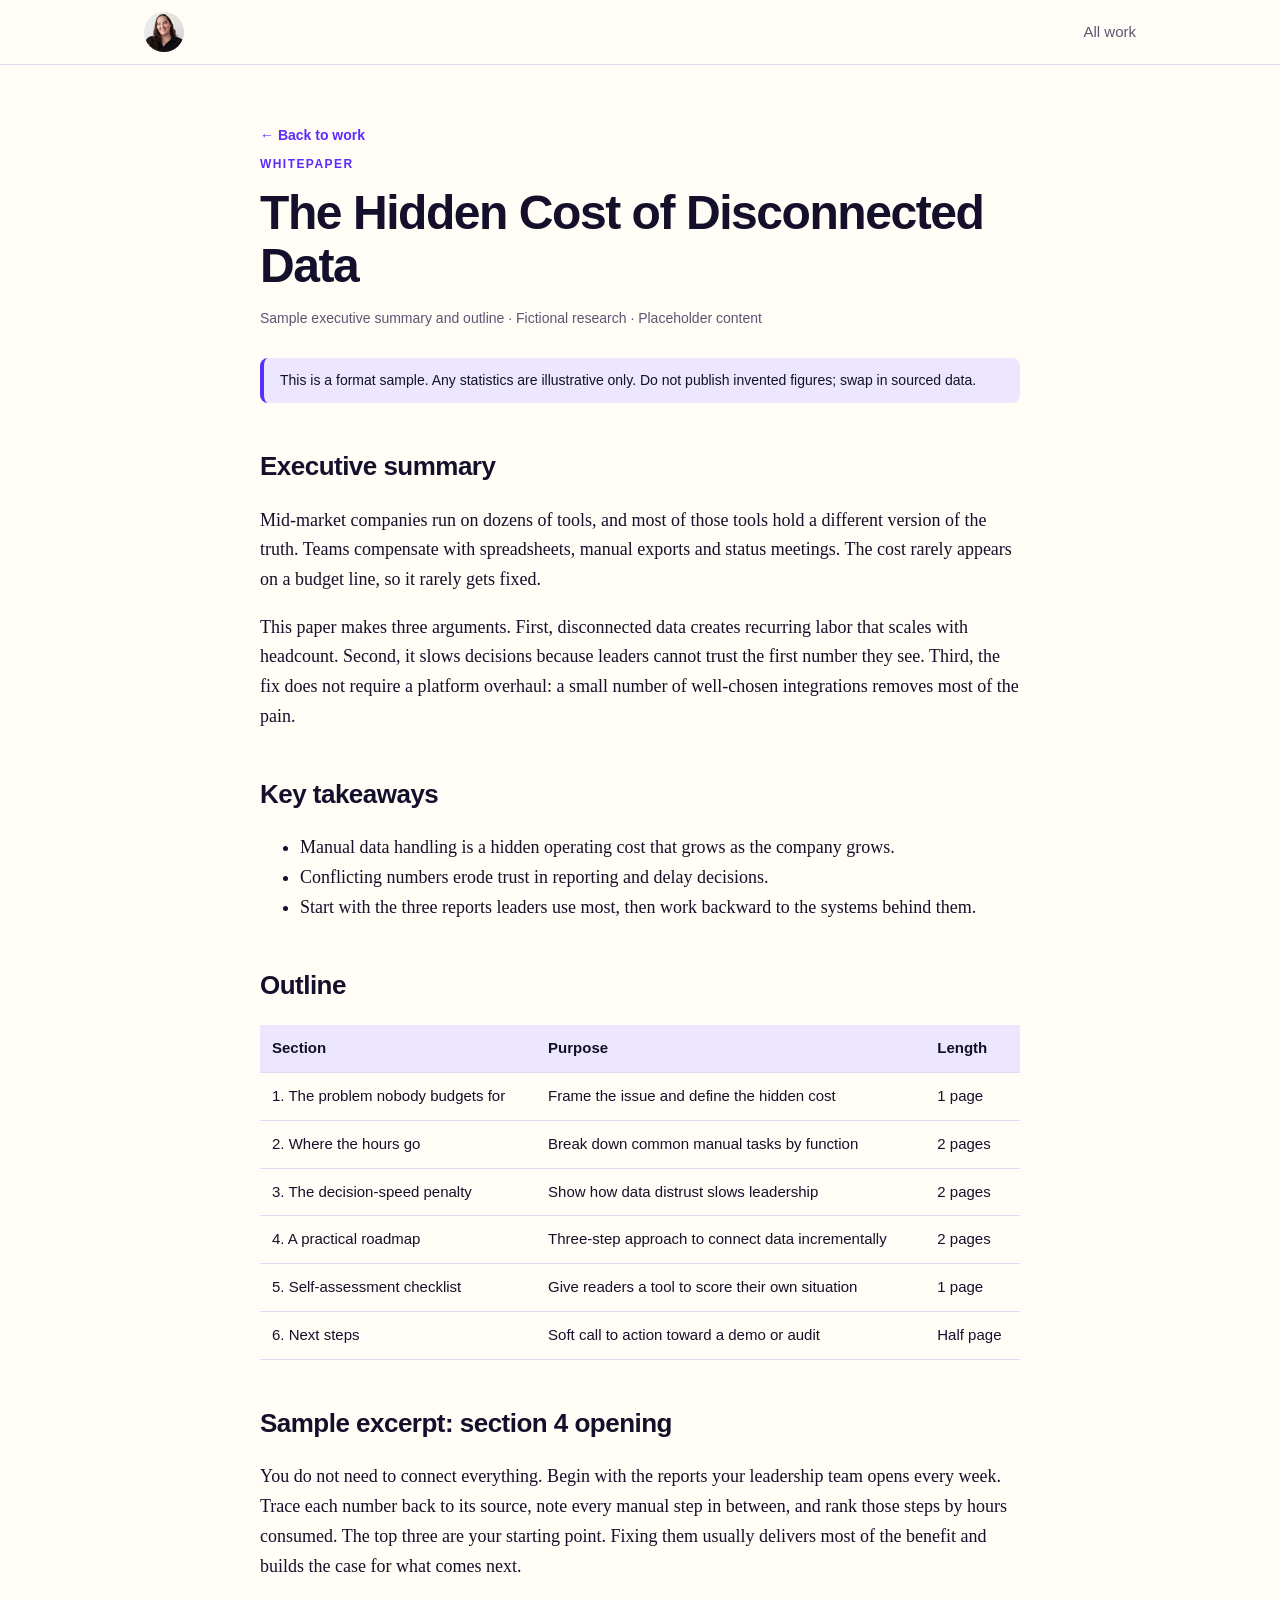
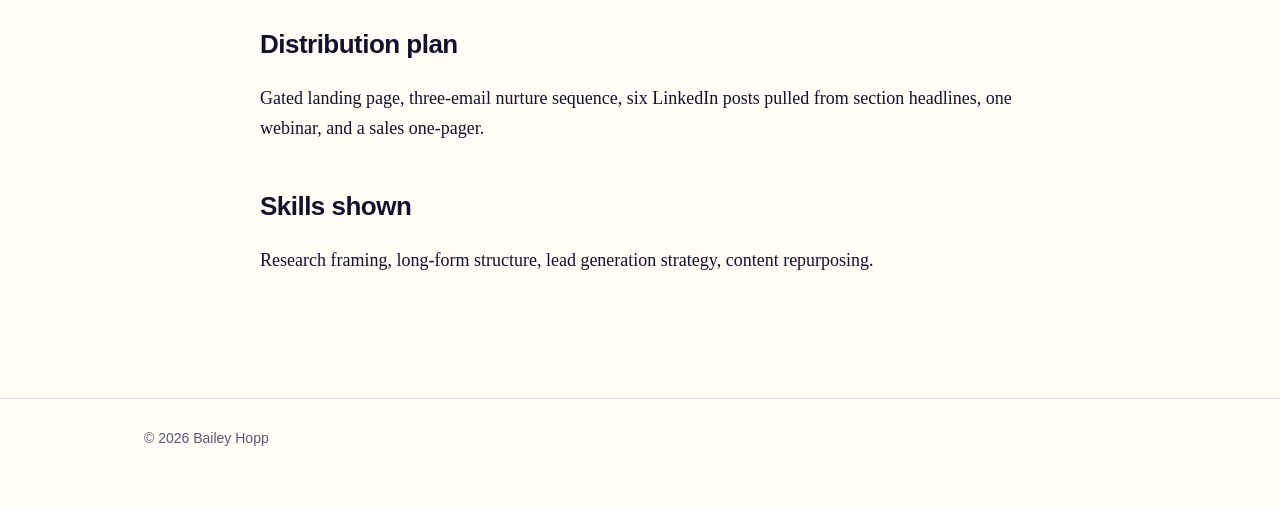
<file: whitepaper.html>
<!doctype html>
<html lang="en">
<head>
<meta charset="utf-8">
<meta name="viewport" content="width=device-width, initial-scale=1">
<title>Whitepaper | Bailey Hopp</title>
<link rel="stylesheet" href="../assets/style.css">
</head>
<body>
<header class="site"><div class="wrap"><a class="brand" href="../index.html#top" aria-label="Home">BH</a><nav><a href="../index.html#work">All work</a></nav></div></header>
<main class="wrap">
<article>
  <a class="back" href="../index.html#work">&larr; Back to work</a>
  <div><span class="tag">Whitepaper</span></div>
  <h1>The Hidden Cost of Disconnected Data</h1>
  <div class="meta">Sample executive summary and outline &middot; Fictional research &middot; Placeholder content</div>

  <div class="notice">This is a format sample. Any statistics are illustrative only. Do not publish invented figures; swap in sourced data.</div>

  <h2>Executive summary</h2>
  <p>Mid-market companies run on dozens of tools, and most of those tools hold a different version of the truth. Teams compensate with spreadsheets, manual exports and status meetings. The cost rarely appears on a budget line, so it rarely gets fixed.</p>
  <p>This paper makes three arguments. First, disconnected data creates recurring labor that scales with headcount. Second, it slows decisions because leaders cannot trust the first number they see. Third, the fix does not require a platform overhaul: a small number of well-chosen integrations removes most of the pain.</p>

  <h2>Key takeaways</h2>
  <ul>
    <li>Manual data handling is a hidden operating cost that grows as the company grows.</li>
    <li>Conflicting numbers erode trust in reporting and delay decisions.</li>
    <li>Start with the three reports leaders use most, then work backward to the systems behind them.</li>
  </ul>

  <h2>Outline</h2>
  <table>
    <tr><th>Section</th><th>Purpose</th><th>Length</th></tr>
    <tr><td>1. The problem nobody budgets for</td><td>Frame the issue and define the hidden cost</td><td>1 page</td></tr>
    <tr><td>2. Where the hours go</td><td>Break down common manual tasks by function</td><td>2 pages</td></tr>
    <tr><td>3. The decision-speed penalty</td><td>Show how data distrust slows leadership</td><td>2 pages</td></tr>
    <tr><td>4. A practical roadmap</td><td>Three-step approach to connect data incrementally</td><td>2 pages</td></tr>
    <tr><td>5. Self-assessment checklist</td><td>Give readers a tool to score their own situation</td><td>1 page</td></tr>
    <tr><td>6. Next steps</td><td>Soft call to action toward a demo or audit</td><td>Half page</td></tr>
  </table>

  <h2>Sample excerpt: section 4 opening</h2>
  <p>You do not need to connect everything. Begin with the reports your leadership team opens every week. Trace each number back to its source, note every manual step in between, and rank those steps by hours consumed. The top three are your starting point. Fixing them usually delivers most of the benefit and builds the case for what comes next.</p>

  <h2>Distribution plan</h2>
  <p>Gated landing page, three-email nurture sequence, six LinkedIn posts pulled from section headlines, one webinar, and a sales one-pager.</p>

  <h2>Skills shown</h2>
  <p>Research framing, long-form structure, lead generation strategy, content repurposing.</p>
</article>
</main>
<footer><div class="wrap">&copy; 2026 Bailey Hopp</div></footer>
</body>
</html>
</file>
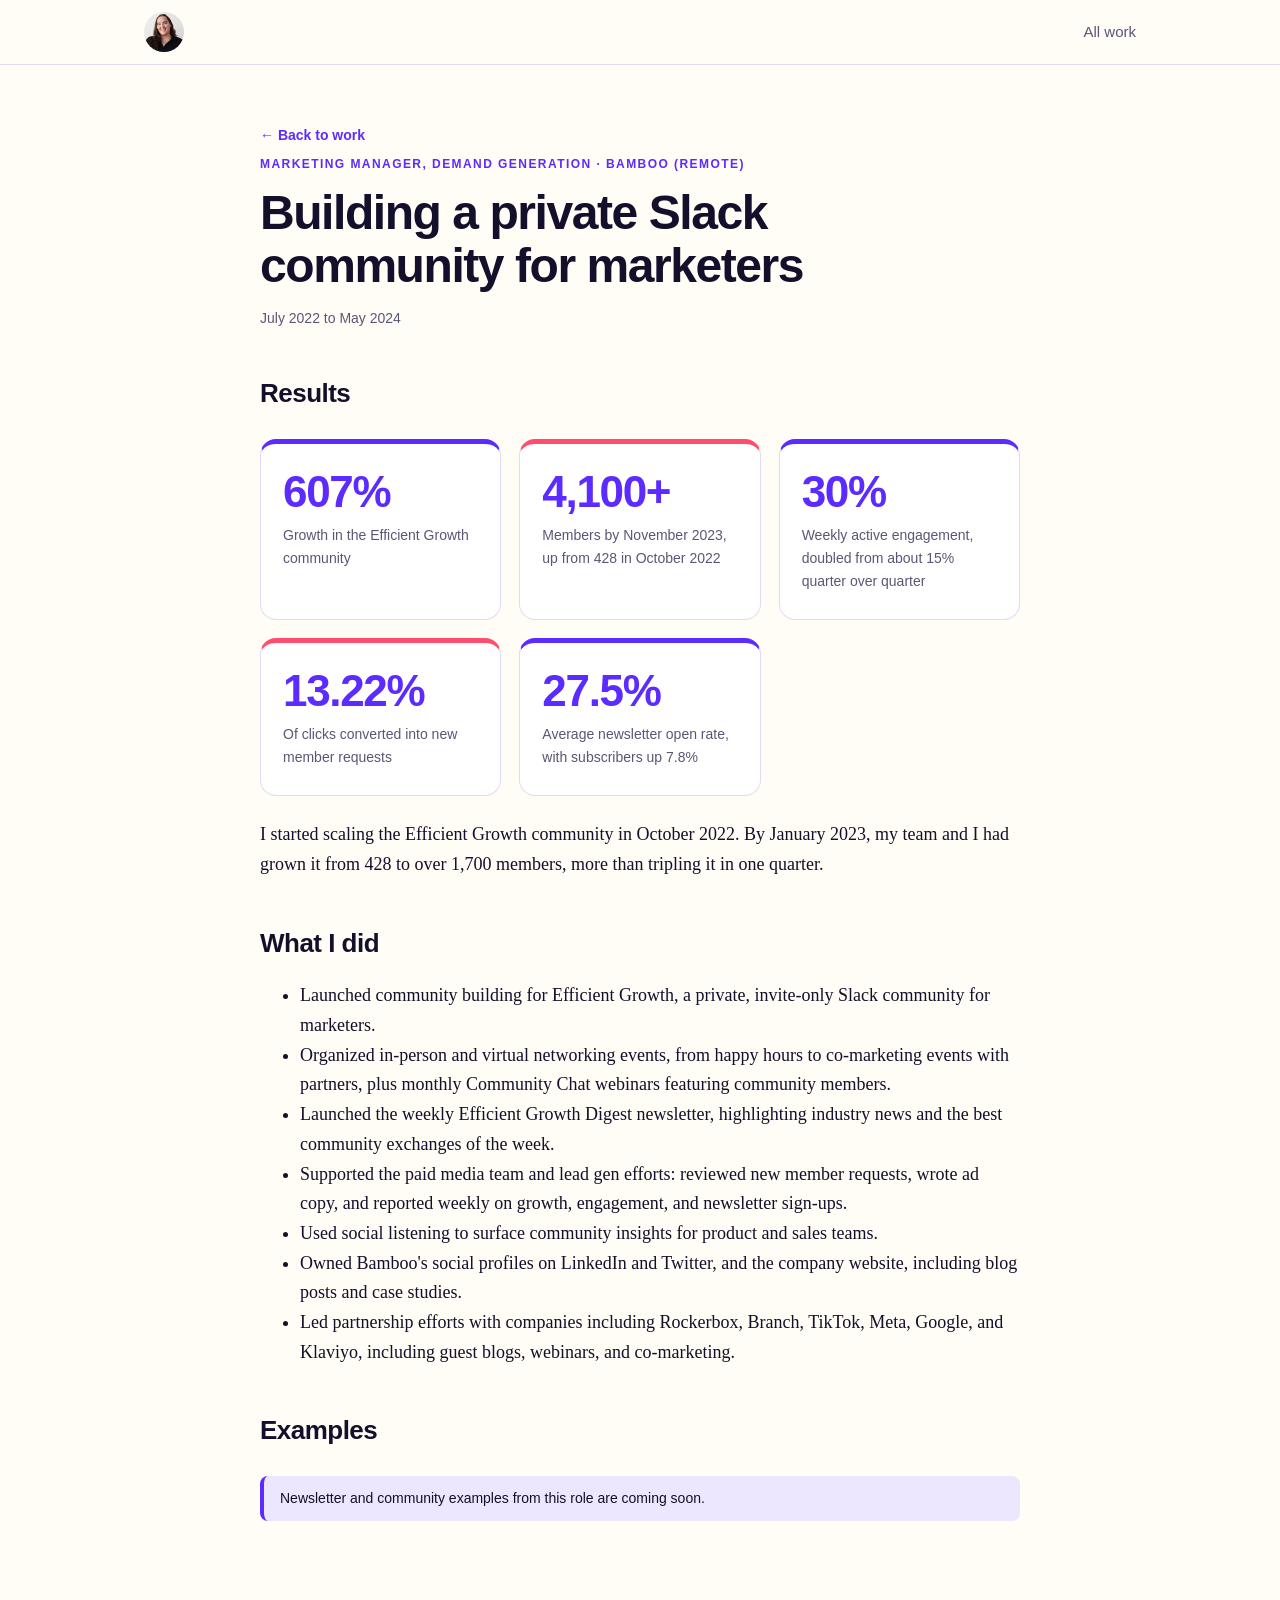
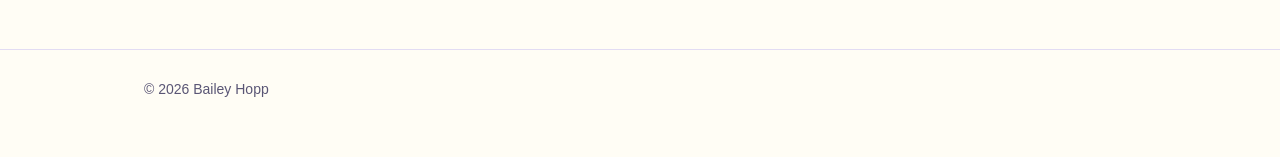
<file: work/bamboo.html>
<!doctype html>
<html lang="en">
<head>
<meta charset="utf-8">
<meta name="viewport" content="width=device-width, initial-scale=1">
<title>Bamboo | Bailey Hopp</title>
<link rel="stylesheet" href="../assets/style.css">
</head>
<body>
<header class="site"><div class="wrap"><a class="brand" href="../index.html#top" aria-label="Home">BH</a><nav><a href="../index.html#work">All work</a></nav></div></header>
<main class="wrap">
<article>
  <a class="back" href="../index.html#work">&larr; Back to work</a>
  <div><span class="tag">Marketing Manager, Demand Generation &middot; Bamboo (remote)</span></div>
  <h1>Building a private Slack community for marketers</h1>
  <div class="meta">July 2022 to May 2024</div>

  <h2>Results</h2>
  <div class="metrics">
    <div class="metric"><b>607%</b><span>Growth in the Efficient Growth community</span></div>
    <div class="metric"><b>4,100+</b><span>Members by November 2023, up from 428 in October 2022</span></div>
    <div class="metric"><b>30%</b><span>Weekly active engagement, doubled from about 15% quarter over quarter</span></div>
    <div class="metric"><b>13.22%</b><span>Of clicks converted into new member requests</span></div>
    <div class="metric"><b>27.5%</b><span>Average newsletter open rate, with subscribers up 7.8%</span></div>
  </div>
  <p>I started scaling the Efficient Growth community in October 2022. By January 2023, my team and I had grown it from 428 to over 1,700 members, more than tripling it in one quarter.</p>

  <h2>What I did</h2>
  <ul>
    <li>Launched community building for Efficient Growth, a private, invite-only Slack community for marketers.</li>
    <li>Organized in-person and virtual networking events, from happy hours to co-marketing events with partners, plus monthly Community Chat webinars featuring community members.</li>
    <li>Launched the weekly Efficient Growth Digest newsletter, highlighting industry news and the best community exchanges of the week.</li>
    <li>Supported the paid media team and lead gen efforts: reviewed new member requests, wrote ad copy, and reported weekly on growth, engagement, and newsletter sign-ups.</li>
    <li>Used social listening to surface community insights for product and sales teams.</li>
    <li>Owned Bamboo's social profiles on LinkedIn and Twitter, and the company website, including blog posts and case studies.</li>
    <li>Led partnership efforts with companies including Rockerbox, Branch, TikTok, Meta, Google, and Klaviyo, including guest blogs, webinars, and co-marketing.</li>
  </ul>

  <h2>Examples</h2>
  <div class="notice">Newsletter and community examples from this role are coming soon.</div>
</article>
</main>
<footer><div class="wrap">&copy; 2026 Bailey Hopp</div></footer>
</body>
</html>
</file>
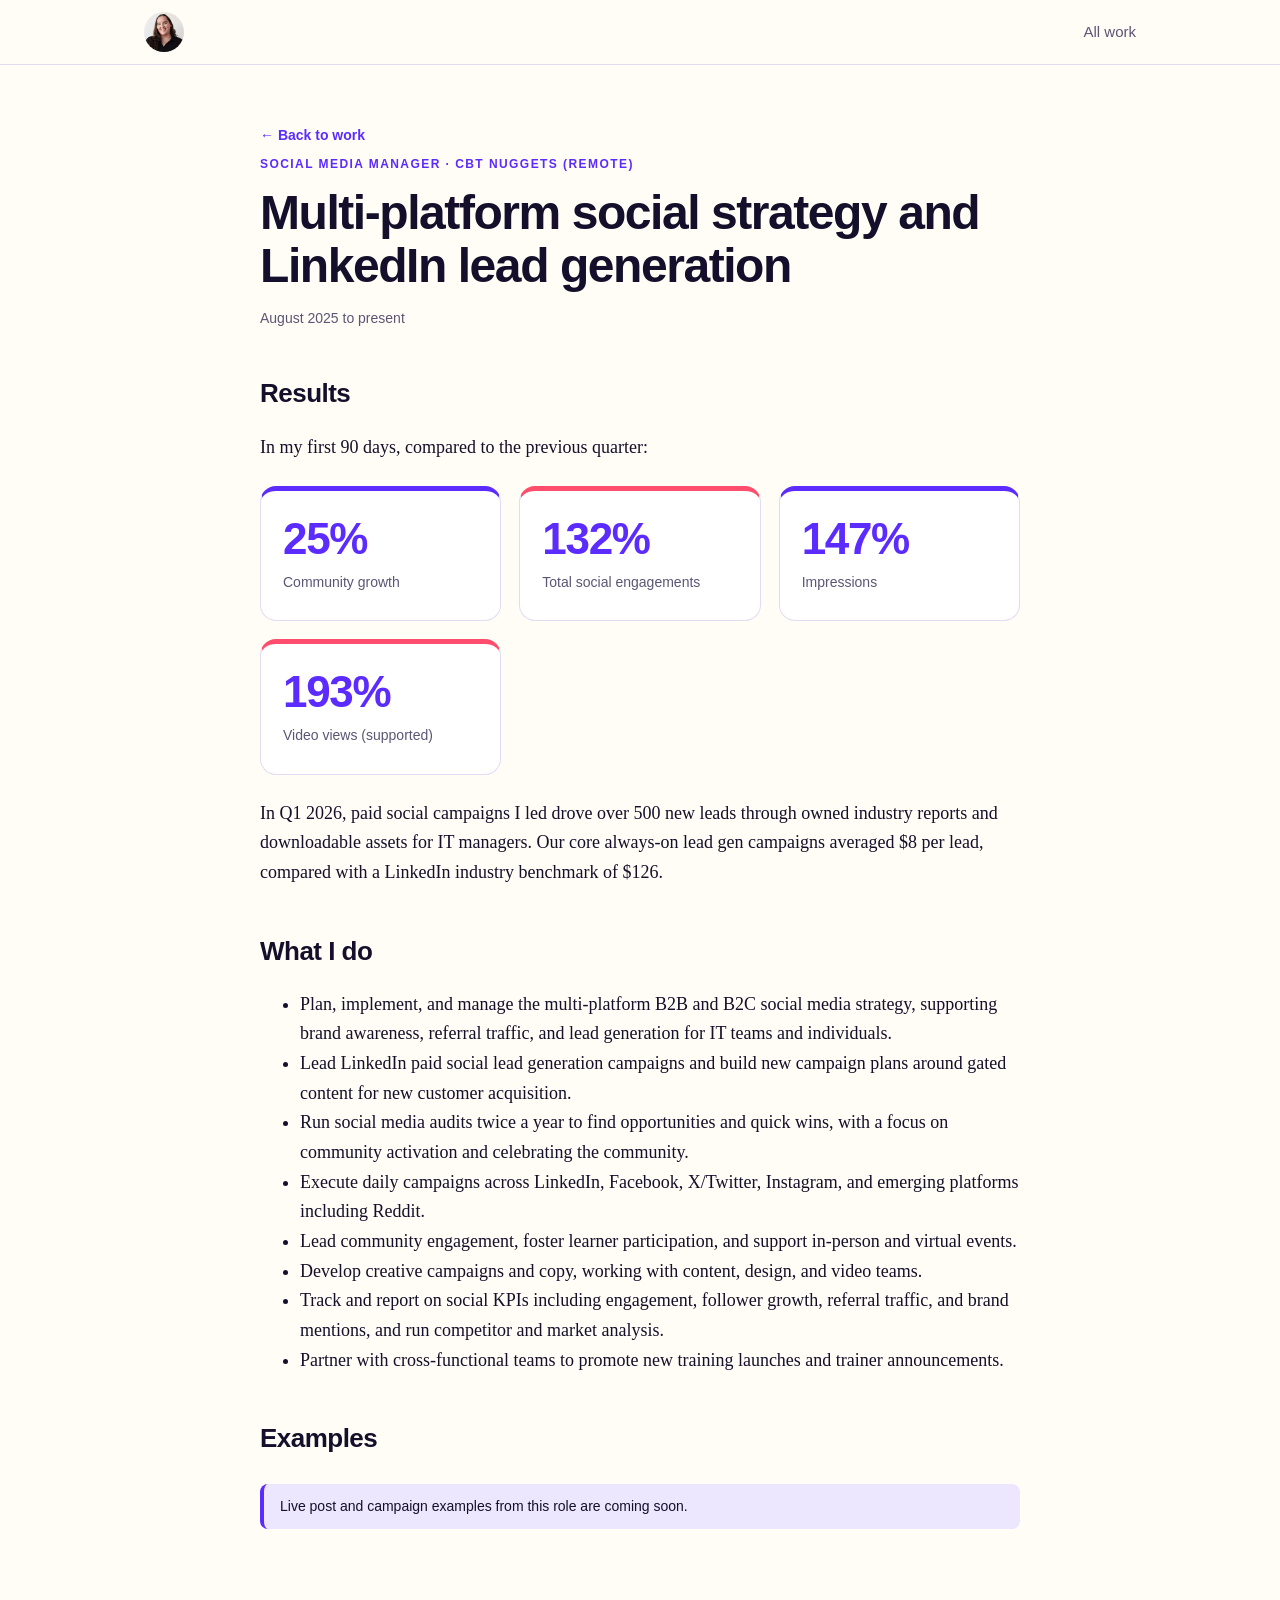
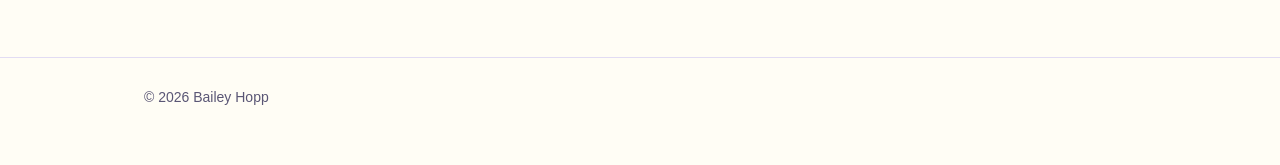
<file: work/cbt-nuggets.html>
<!doctype html>
<html lang="en">
<head>
<meta charset="utf-8">
<meta name="viewport" content="width=device-width, initial-scale=1">
<title>CBT Nuggets | Bailey Hopp</title>
<link rel="stylesheet" href="../assets/style.css">
</head>
<body>
<header class="site"><div class="wrap"><a class="brand" href="../index.html#top" aria-label="Home">BH</a><nav><a href="../index.html#work">All work</a></nav></div></header>
<main class="wrap">
<article>
  <a class="back" href="../index.html#work">&larr; Back to work</a>
  <div><span class="tag">Social Media Manager &middot; CBT Nuggets (remote)</span></div>
  <h1>Multi-platform social strategy and LinkedIn lead generation</h1>
  <div class="meta">August 2025 to present</div>

  <h2>Results</h2>
  <p>In my first 90 days, compared to the previous quarter:</p>
  <div class="metrics">
    <div class="metric"><b>25%</b><span>Community growth</span></div>
    <div class="metric"><b>132%</b><span>Total social engagements</span></div>
    <div class="metric"><b>147%</b><span>Impressions</span></div>
    <div class="metric"><b>193%</b><span>Video views (supported)</span></div>
  </div>
  <p>In Q1 2026, paid social campaigns I led drove over 500 new leads through owned industry reports and downloadable assets for IT managers. Our core always-on lead gen campaigns averaged $8 per lead, compared with a LinkedIn industry benchmark of $126.</p>

  <h2>What I do</h2>
  <ul>
    <li>Plan, implement, and manage the multi-platform B2B and B2C social media strategy, supporting brand awareness, referral traffic, and lead generation for IT teams and individuals.</li>
    <li>Lead LinkedIn paid social lead generation campaigns and build new campaign plans around gated content for new customer acquisition.</li>
    <li>Run social media audits twice a year to find opportunities and quick wins, with a focus on community activation and celebrating the community.</li>
    <li>Execute daily campaigns across LinkedIn, Facebook, X/Twitter, Instagram, and emerging platforms including Reddit.</li>
    <li>Lead community engagement, foster learner participation, and support in-person and virtual events.</li>
    <li>Develop creative campaigns and copy, working with content, design, and video teams.</li>
    <li>Track and report on social KPIs including engagement, follower growth, referral traffic, and brand mentions, and run competitor and market analysis.</li>
    <li>Partner with cross-functional teams to promote new training launches and trainer announcements.</li>
  </ul>

  <h2>Examples</h2>
  <div class="notice">Live post and campaign examples from this role are coming soon.</div>
</article>
</main>
<footer><div class="wrap">&copy; 2026 Bailey Hopp</div></footer>
</body>
</html>
</file>
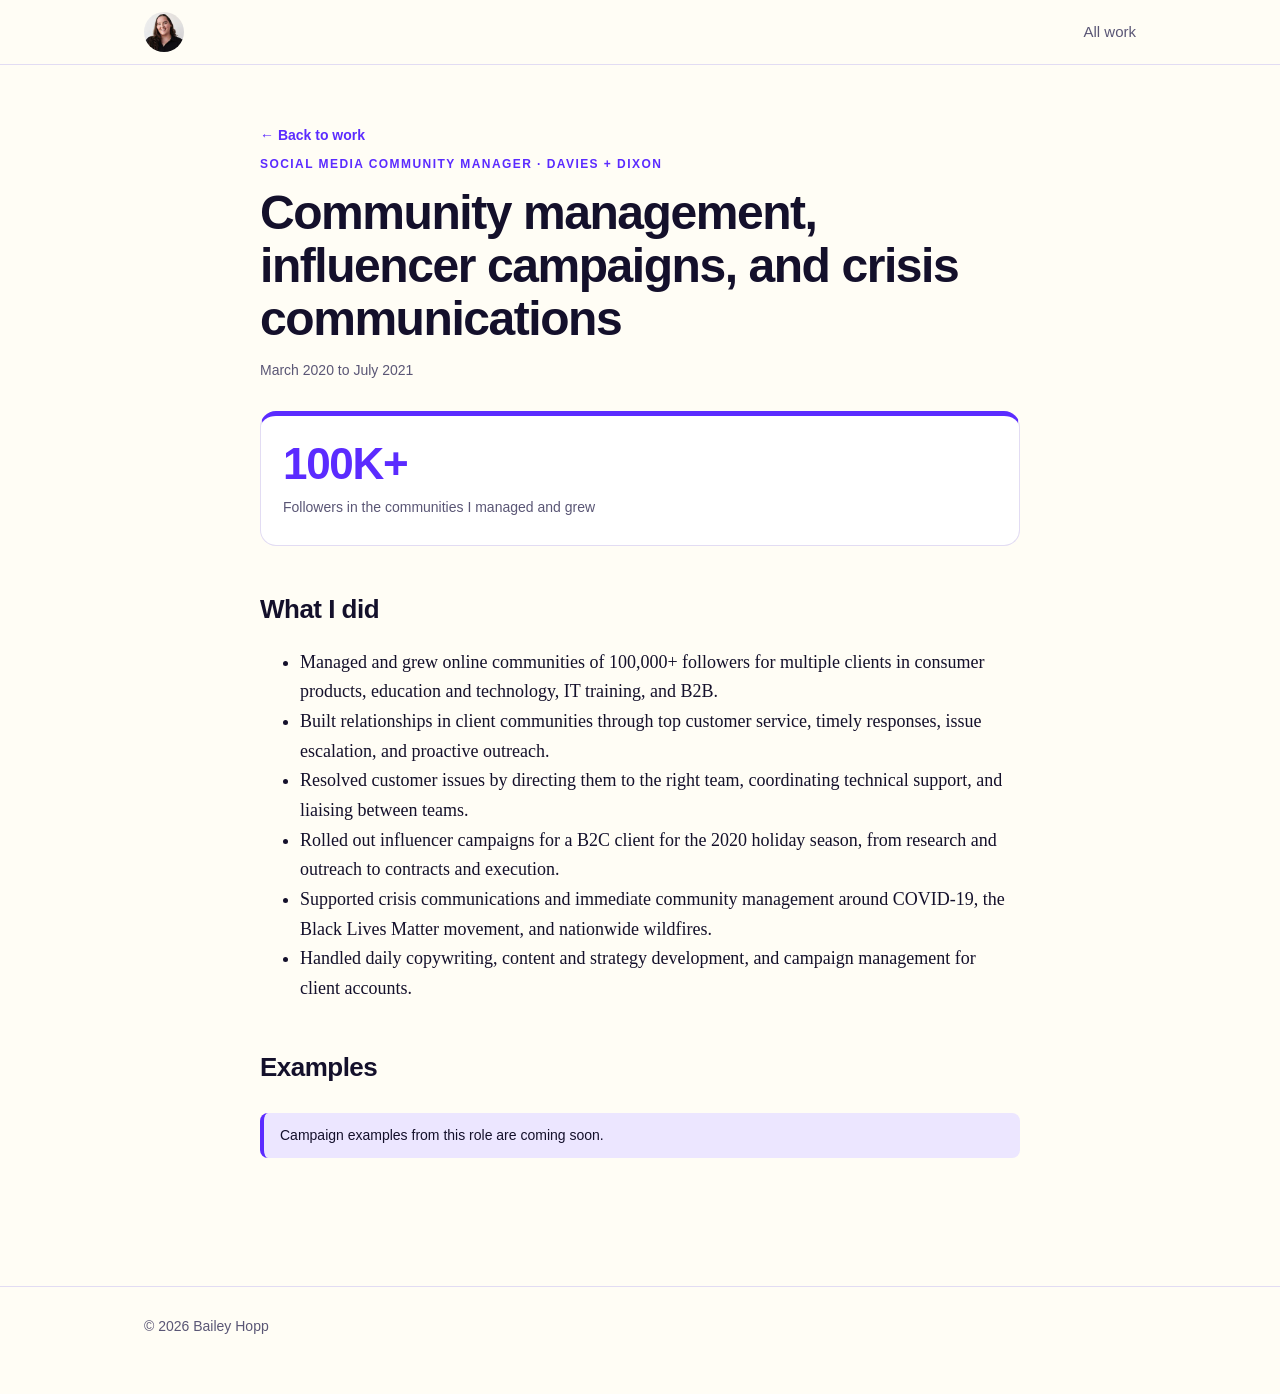
<file: work/davies-dixon.html>
<!doctype html>
<html lang="en">
<head>
<meta charset="utf-8">
<meta name="viewport" content="width=device-width, initial-scale=1">
<title>davies + dixon | Bailey Hopp</title>
<link rel="stylesheet" href="../assets/style.css">
</head>
<body>
<header class="site"><div class="wrap"><a class="brand" href="../index.html#top" aria-label="Home">BH</a><nav><a href="../index.html#work">All work</a></nav></div></header>
<main class="wrap">
<article>
  <a class="back" href="../index.html#work">&larr; Back to work</a>
  <div><span class="tag">Social Media Community Manager &middot; davies + dixon</span></div>
  <h1>Community management, influencer campaigns, and crisis communications</h1>
  <div class="meta">March 2020 to July 2021</div>

  <div class="metrics">
    <div class="metric"><b>100K+</b><span>Followers in the communities I managed and grew</span></div>
  </div>

  <h2>What I did</h2>
  <ul>
    <li>Managed and grew online communities of 100,000+ followers for multiple clients in consumer products, education and technology, IT training, and B2B.</li>
    <li>Built relationships in client communities through top customer service, timely responses, issue escalation, and proactive outreach.</li>
    <li>Resolved customer issues by directing them to the right team, coordinating technical support, and liaising between teams.</li>
    <li>Rolled out influencer campaigns for a B2C client for the 2020 holiday season, from research and outreach to contracts and execution.</li>
    <li>Supported crisis communications and immediate community management around COVID-19, the Black Lives Matter movement, and nationwide wildfires.</li>
    <li>Handled daily copywriting, content and strategy development, and campaign management for client accounts.</li>
  </ul>

  <h2>Examples</h2>
  <div class="notice">Campaign examples from this role are coming soon.</div>
</article>
</main>
<footer><div class="wrap">&copy; 2026 Bailey Hopp</div></footer>
</body>
</html>
</file>
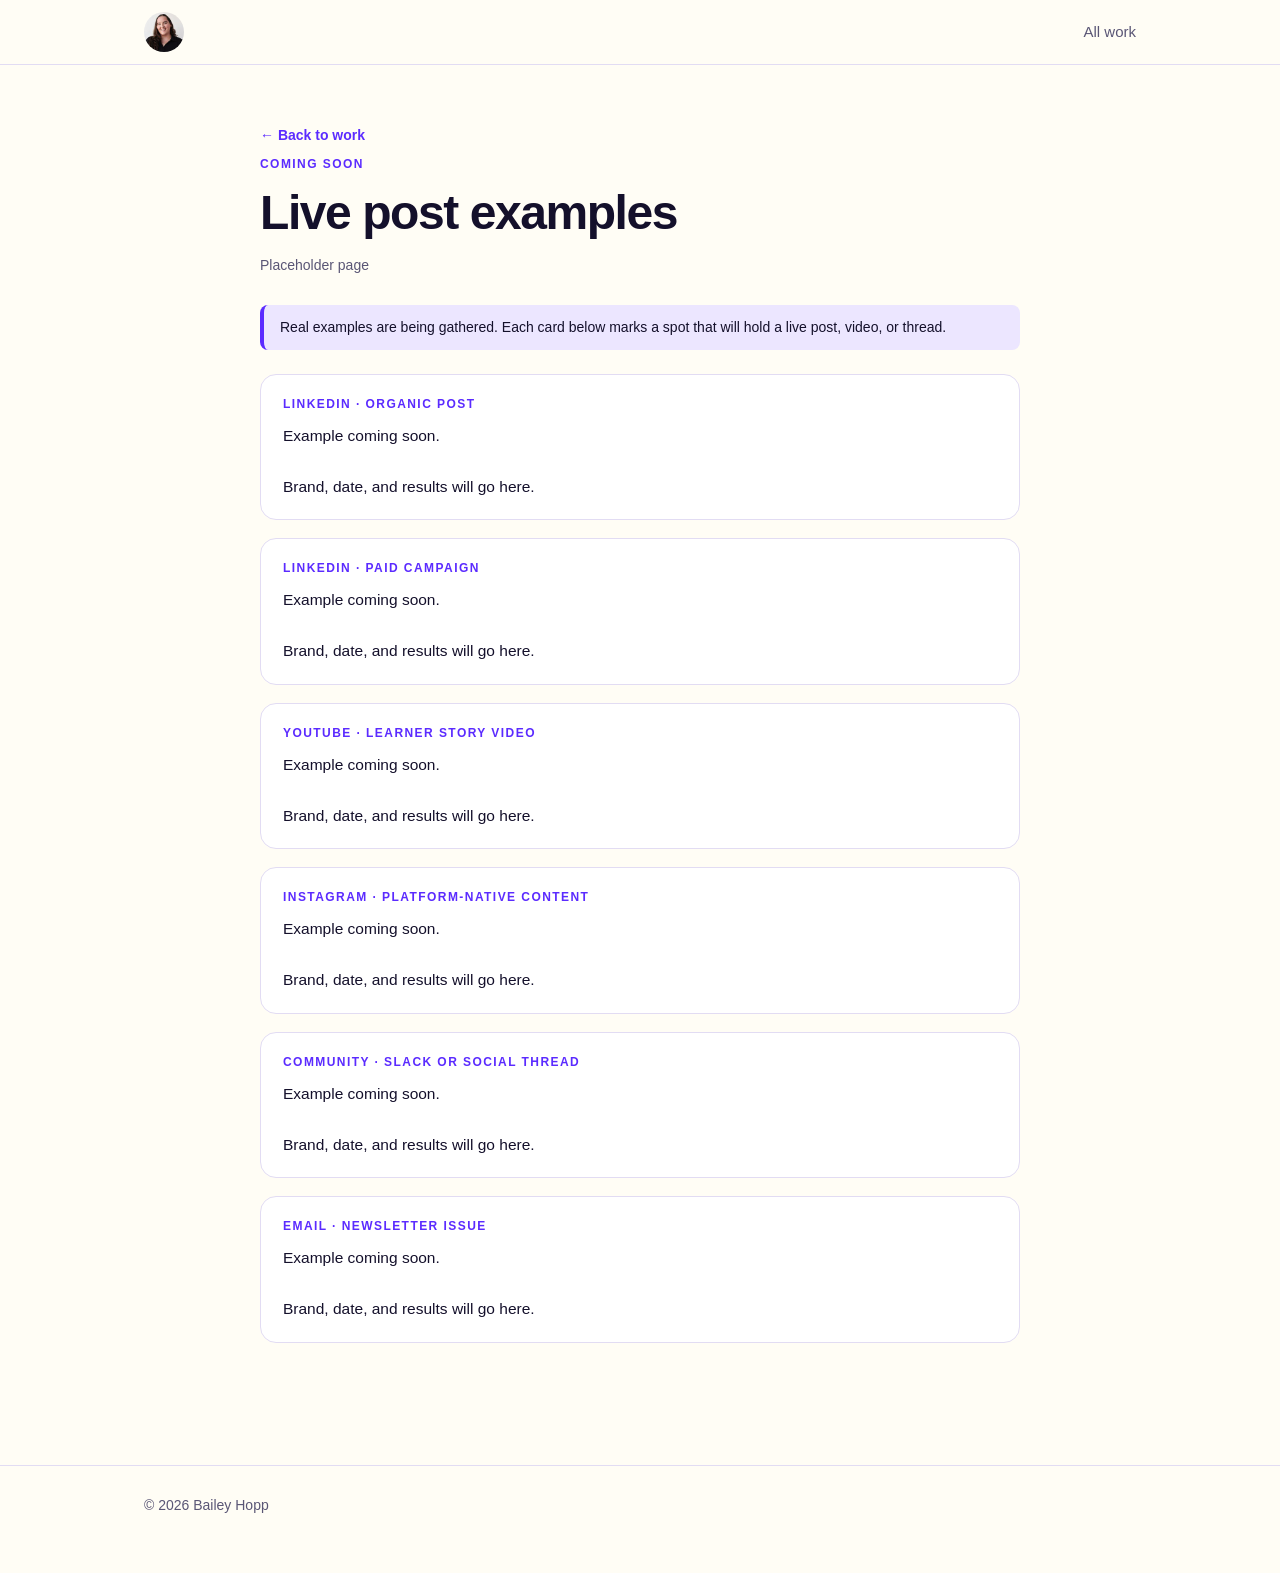
<file: work/social-posts.html>
<!doctype html>
<html lang="en">
<head>
<meta charset="utf-8">
<meta name="viewport" content="width=device-width, initial-scale=1">
<title>Live Post Examples | Bailey Hopp</title>
<link rel="stylesheet" href="../assets/style.css">
</head>
<body>
<header class="site"><div class="wrap"><a class="brand" href="../index.html#top" aria-label="Home">BH</a><nav><a href="../index.html#work">All work</a></nav></div></header>
<main class="wrap">
<article>
  <a class="back" href="../index.html#work">&larr; Back to work</a>
  <div><span class="tag">Coming soon</span></div>
  <h1>Live post examples</h1>
  <div class="meta">Placeholder page</div>

  <div class="notice">Real examples are being gathered. Each card below marks a spot that will hold a live post, video, or thread.</div>

  <div class="social"><span class="tag">LinkedIn &middot; Organic post</span>Example coming soon.

Brand, date, and results will go here.</div>

  <div class="social"><span class="tag">LinkedIn &middot; Paid campaign</span>Example coming soon.

Brand, date, and results will go here.</div>

  <div class="social"><span class="tag">YouTube &middot; Learner story video</span>Example coming soon.

Brand, date, and results will go here.</div>

  <div class="social"><span class="tag">Instagram &middot; Platform-native content</span>Example coming soon.

Brand, date, and results will go here.</div>

  <div class="social"><span class="tag">Community &middot; Slack or social thread</span>Example coming soon.

Brand, date, and results will go here.</div>

  <div class="social"><span class="tag">Email &middot; Newsletter issue</span>Example coming soon.

Brand, date, and results will go here.</div>
</article>
</main>
<footer><div class="wrap">&copy; 2026 Bailey Hopp</div></footer>
</body>
</html>
</file>
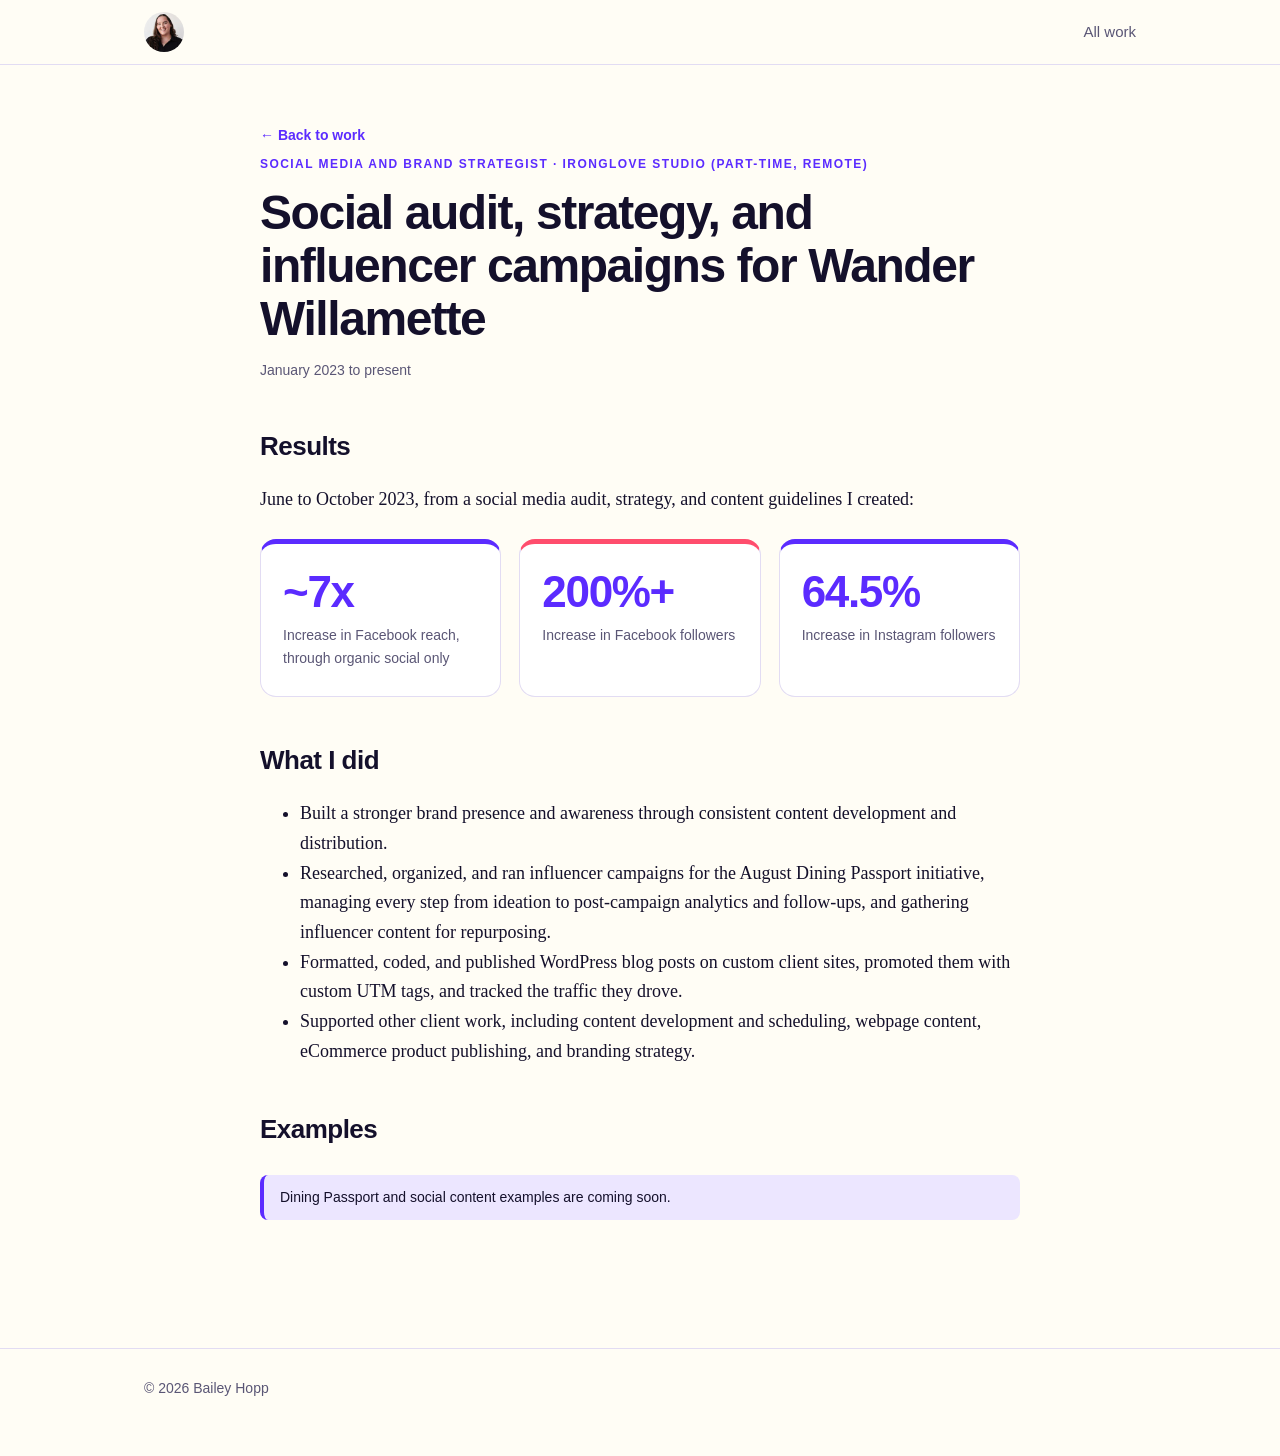
<file: work/wander-willamette.html>
<!doctype html>
<html lang="en">
<head>
<meta charset="utf-8">
<meta name="viewport" content="width=device-width, initial-scale=1">
<title>Wander Willamette | Bailey Hopp</title>
<link rel="stylesheet" href="../assets/style.css">
</head>
<body>
<header class="site"><div class="wrap"><a class="brand" href="../index.html#top" aria-label="Home">BH</a><nav><a href="../index.html#work">All work</a></nav></div></header>
<main class="wrap">
<article>
  <a class="back" href="../index.html#work">&larr; Back to work</a>
  <div><span class="tag">Social Media and Brand Strategist &middot; IronGlove Studio (part-time, remote)</span></div>
  <h1>Social audit, strategy, and influencer campaigns for Wander Willamette</h1>
  <div class="meta">January 2023 to present</div>

  <h2>Results</h2>
  <p>June to October 2023, from a social media audit, strategy, and content guidelines I created:</p>
  <div class="metrics">
    <div class="metric"><b>~7x</b><span>Increase in Facebook reach, through organic social only</span></div>
    <div class="metric"><b>200%+</b><span>Increase in Facebook followers</span></div>
    <div class="metric"><b>64.5%</b><span>Increase in Instagram followers</span></div>
  </div>

  <h2>What I did</h2>
  <ul>
    <li>Built a stronger brand presence and awareness through consistent content development and distribution.</li>
    <li>Researched, organized, and ran influencer campaigns for the August Dining Passport initiative, managing every step from ideation to post-campaign analytics and follow-ups, and gathering influencer content for repurposing.</li>
    <li>Formatted, coded, and published WordPress blog posts on custom client sites, promoted them with custom UTM tags, and tracked the traffic they drove.</li>
    <li>Supported other client work, including content development and scheduling, webpage content, eCommerce product publishing, and branding strategy.</li>
  </ul>

  <h2>Examples</h2>
  <div class="notice">Dining Passport and social content examples are coming soon.</div>
</article>
</main>
<footer><div class="wrap">&copy; 2026 Bailey Hopp</div></footer>
</body>
</html>
</file>
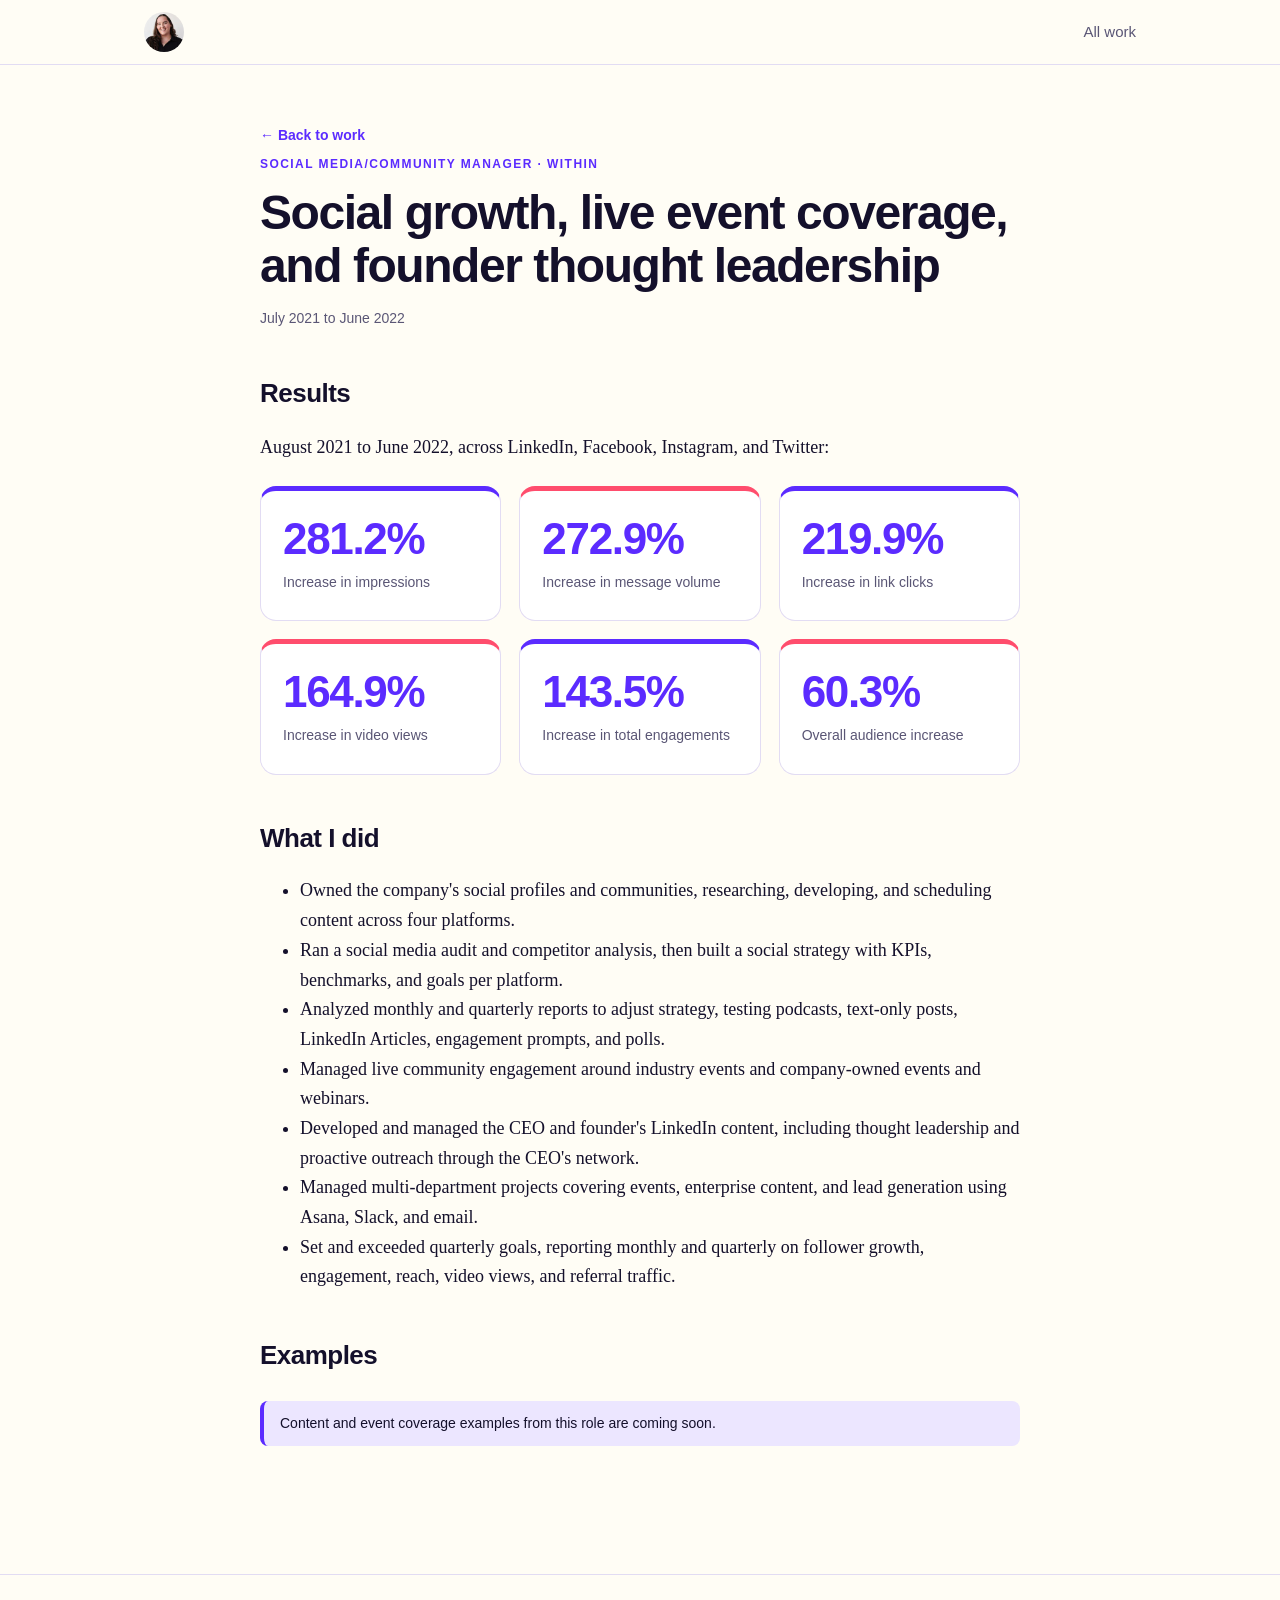
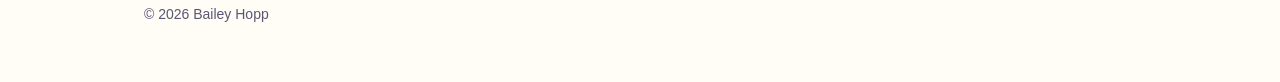
<file: work/within.html>
<!doctype html>
<html lang="en">
<head>
<meta charset="utf-8">
<meta name="viewport" content="width=device-width, initial-scale=1">
<title>WITHIN | Bailey Hopp</title>
<link rel="stylesheet" href="../assets/style.css">
</head>
<body>
<header class="site"><div class="wrap"><a class="brand" href="../index.html#top" aria-label="Home">BH</a><nav><a href="../index.html#work">All work</a></nav></div></header>
<main class="wrap">
<article>
  <a class="back" href="../index.html#work">&larr; Back to work</a>
  <div><span class="tag">Social Media/Community Manager &middot; WITHIN</span></div>
  <h1>Social growth, live event coverage, and founder thought leadership</h1>
  <div class="meta">July 2021 to June 2022</div>

  <h2>Results</h2>
  <p>August 2021 to June 2022, across LinkedIn, Facebook, Instagram, and Twitter:</p>
  <div class="metrics">
    <div class="metric"><b>281.2%</b><span>Increase in impressions</span></div>
    <div class="metric"><b>272.9%</b><span>Increase in message volume</span></div>
    <div class="metric"><b>219.9%</b><span>Increase in link clicks</span></div>
    <div class="metric"><b>164.9%</b><span>Increase in video views</span></div>
    <div class="metric"><b>143.5%</b><span>Increase in total engagements</span></div>
    <div class="metric"><b>60.3%</b><span>Overall audience increase</span></div>
  </div>

  <h2>What I did</h2>
  <ul>
    <li>Owned the company's social profiles and communities, researching, developing, and scheduling content across four platforms.</li>
    <li>Ran a social media audit and competitor analysis, then built a social strategy with KPIs, benchmarks, and goals per platform.</li>
    <li>Analyzed monthly and quarterly reports to adjust strategy, testing podcasts, text-only posts, LinkedIn Articles, engagement prompts, and polls.</li>
    <li>Managed live community engagement around industry events and company-owned events and webinars.</li>
    <li>Developed and managed the CEO and founder's LinkedIn content, including thought leadership and proactive outreach through the CEO's network.</li>
    <li>Managed multi-department projects covering events, enterprise content, and lead generation using Asana, Slack, and email.</li>
    <li>Set and exceeded quarterly goals, reporting monthly and quarterly on follower growth, engagement, reach, video views, and referral traffic.</li>
  </ul>

  <h2>Examples</h2>
  <div class="notice">Content and event coverage examples from this role are coming soon.</div>
</article>
</main>
<footer><div class="wrap">&copy; 2026 Bailey Hopp</div></footer>
</body>
</html>
</file>
<file: assets/style.css>
:root {
  --bg: #fffdf5;
  --surface: #ffffff;
  --ink: #14102b;
  --muted: #5a5675;
  --accent: #5b2bff;
  --accent-ink: #ffffff;
  --accent-soft: #ece6ff;
  --highlight: #ffd426;
  --line: #e2dcf3;
  --max: 1040px;
  --sans: "Inter", -apple-system, BlinkMacSystemFont, "Segoe UI", Helvetica, Arial, sans-serif;
  --serif: Georgia, "Times New Roman", serif;
}
@media (prefers-color-scheme: dark) {
  :root {
    --bg: #0f0a24;
    --surface: #1a1238;
    --ink: #f6f3ff;
    --muted: #b4abd9;
    --accent: #a98bff;
    --accent-ink: #0f0a24;
    --accent-soft: #2a1d63;
    --highlight: #ffd426;
    --line: #33285f;
  }
}
* { box-sizing: border-box; }
html { scroll-behavior: smooth; }
body { margin: 0; background: var(--bg); color: var(--ink); font: 17px/1.65 var(--sans); }
a { color: var(--accent); }
.wrap { max-width: var(--max); margin: 0 auto; padding: 0 24px; }

/* Navigation */
header.site { position: sticky; top: 0; z-index: 10; background: color-mix(in srgb, var(--bg) 88%, transparent); backdrop-filter: blur(10px); border-bottom: 1px solid var(--line); }
header.site .wrap { display: flex; justify-content: space-between; align-items: center; height: 64px; }
a.brand { display: inline-flex; align-items: center; justify-content: center; width: 40px; height: 40px; border-radius: 50%; background: var(--accent); color: var(--accent-ink); font-weight: 800; font-size: 14px; letter-spacing: .02em; text-decoration: none; }
/* Headshot avatar replaces the BH monogram */
a.brand { background: #ffd426 url([data-uri]) center / cover no-repeat; color: transparent; font-size: 0; }
nav a { margin-left: 26px; font-size: 15px; font-weight: 500; text-decoration: none; color: var(--muted); }
nav a:hover { color: var(--accent); }

/* Hero */
.hero { padding: 96px 0 56px; }
.eyebrow, .tag { display: inline-block; font-size: 12px; font-weight: 700; letter-spacing: .12em; text-transform: uppercase; color: var(--accent); }
.hero h1 { font-size: clamp(44px, 8vw, 92px); line-height: 1.02; letter-spacing: -0.035em; margin: 14px 0 20px; }
.hero h1 mark { background: linear-gradient(transparent 55%, var(--highlight) 55%); color: inherit; padding: 0 4px; }
.hero p.lead { font-size: 21px; color: var(--muted); max-width: 620px; margin: 0 0 32px; }
.btn { display: inline-block; padding: 13px 24px; border-radius: 999px; background: var(--accent); color: var(--accent-ink); text-decoration: none; font-weight: 600; font-size: 15px; margin: 0 10px 10px 0; transition: transform .15s; }
.btn:hover { transform: translateY(-2px); }
.btn.ghost { background: transparent; color: var(--ink); border: 1.5px solid var(--ink); }
.notice { background: var(--accent-soft); border-left: 4px solid var(--accent); padding: 12px 16px; border-radius: 8px; font-size: 14px; line-height: 1.5; margin: 24px 0; }

/* Scrolling strip */
.strip { border-block: 1px solid var(--line); overflow: hidden; padding: 20px 0; background: var(--surface); }
.strip small { display: block; text-align: center; font-size: 12px; letter-spacing: .12em; text-transform: uppercase; color: var(--muted); margin-bottom: 14px; }
.track { display: flex; gap: 48px; width: max-content; animation: scroll 30s linear infinite; }
.track span { font-weight: 700; font-size: 20px; color: var(--muted); white-space: nowrap; }
@keyframes scroll { to { transform: translateX(-50%); } }
@media (prefers-reduced-motion: reduce) { .track { animation: none; flex-wrap: wrap; width: auto; justify-content: center; } }

/* Sections */
section { padding: 80px 0 24px; }
section h2 { font-size: clamp(30px, 4vw, 44px); line-height: 1.1; letter-spacing: -0.025em; margin: 10px 0 14px; }
section p.sub { color: var(--muted); max-width: 600px; margin: 0 0 36px; }

/* Stat grid */
.metrics { display: grid; grid-template-columns: repeat(auto-fit, minmax(200px, 1fr)); gap: 18px; margin: 24px 0; }
.metric { background: var(--surface); border: 1px solid var(--line); border-radius: 16px; padding: 26px 22px; border-top: 5px solid var(--accent); }
.metric:nth-child(even) { border-top-color: #ff4d6d; }
.metric b { display: block; font-size: 44px; line-height: 1; letter-spacing: -0.03em; color: var(--accent); }
.metric span { display: block; margin-top: 10px; font-size: 14px; color: var(--muted); }
.metric em { display: block; margin-top: 12px; font-style: normal; font-size: 11px; font-weight: 700; letter-spacing: .1em; text-transform: uppercase; }

/* Featured work rows */
.work-row { display: grid; grid-template-columns: 1fr 1.1fr; gap: 40px; align-items: center; padding: 40px 0; border-top: 1px solid var(--line); text-decoration: none; color: var(--ink); }
.work-row:nth-child(even) .thumb { order: 2; }
.work-row .thumb { aspect-ratio: 16 / 10; border-radius: 18px; display: flex; align-items: flex-end; padding: 22px; font-weight: 800; font-size: 26px; line-height: 1.1; letter-spacing: -0.02em; color: #ffffff; transition: transform .2s; }
.work-row:hover .thumb { transform: scale(1.015); }
.t1 { background: linear-gradient(135deg, #5b2bff, #9b5cff); }
.t2 { background: linear-gradient(135deg, #ff4d6d, #ffb02e); color: #1a0b2e; }
.t3 { background: linear-gradient(135deg, #1033e0, #2a7bff); }
.t4 { background: linear-gradient(135deg, #d4145a, #ff4d6d); }
.t5 { background: linear-gradient(135deg, #14102b, #5b2bff); }
.t6 { background: linear-gradient(135deg, #e11d74, #7c3aed); }
.work-row h3 { font-size: 26px; line-height: 1.2; letter-spacing: -0.02em; margin: 8px 0 10px; }
.work-row p { color: var(--muted); margin: 0 0 14px; }
.work-row .more { font-weight: 600; color: var(--accent); }
@media (max-width: 760px) { .work-row { grid-template-columns: 1fr; gap: 20px; } .work-row:nth-child(even) .thumb { order: 0; } }

/* Tools list */
.tools { list-style: none; padding: 0; margin: 0; display: flex; flex-wrap: wrap; gap: 10px; }
.tools li { padding: 9px 18px; border: 1px solid var(--line); background: var(--surface); border-radius: 999px; font-size: 15px; font-weight: 500; }

/* Footer */
footer { margin-top: 80px; border-top: 1px solid var(--line); padding: 28px 0 56px; color: var(--muted); font-size: 14px; }
footer .wrap { display: flex; justify-content: space-between; flex-wrap: wrap; gap: 10px; }

/* Case study / sample pages */
article { max-width: 760px; margin: 0 auto; padding: 56px 0 24px; }
article h1 { font-size: clamp(32px, 5vw, 48px); line-height: 1.1; margin: 10px 0 14px; letter-spacing: -0.03em; }
article h2 { font-size: 26px; margin: 42px 0 10px; letter-spacing: -0.02em; }
article h3 { font-size: 19px; margin: 26px 0 6px; }
article .meta { color: var(--muted); font-size: 14px; margin-bottom: 28px; }
article p, article li { font-family: var(--serif); font-size: 18px; }
blockquote { margin: 28px 0; padding: 6px 0 6px 22px; border-left: 4px solid var(--highlight); font: italic 22px/1.5 var(--serif); }
blockquote cite { display: block; font: 14px var(--sans); font-style: normal; color: var(--muted); margin-top: 8px; }
table { width: 100%; border-collapse: collapse; font-size: 15px; margin: 18px 0; }
th, td { text-align: left; padding: 11px 12px; border-bottom: 1px solid var(--line); vertical-align: top; }
th { background: var(--accent-soft); }
.social { background: var(--surface); border: 1px solid var(--line); border-radius: 16px; padding: 20px 22px; margin: 18px 0; font-size: 15.5px; white-space: pre-line; }
.social .tag { display: block; margin-bottom: 8px; }
.back { font-size: 14px; font-weight: 600; text-decoration: none; }

/* Dark mode: yellow text instead of a highlight band, for legibility */
@media (prefers-color-scheme: dark) { .hero h1 mark { background: none; color: var(--highlight); } }
</file>
